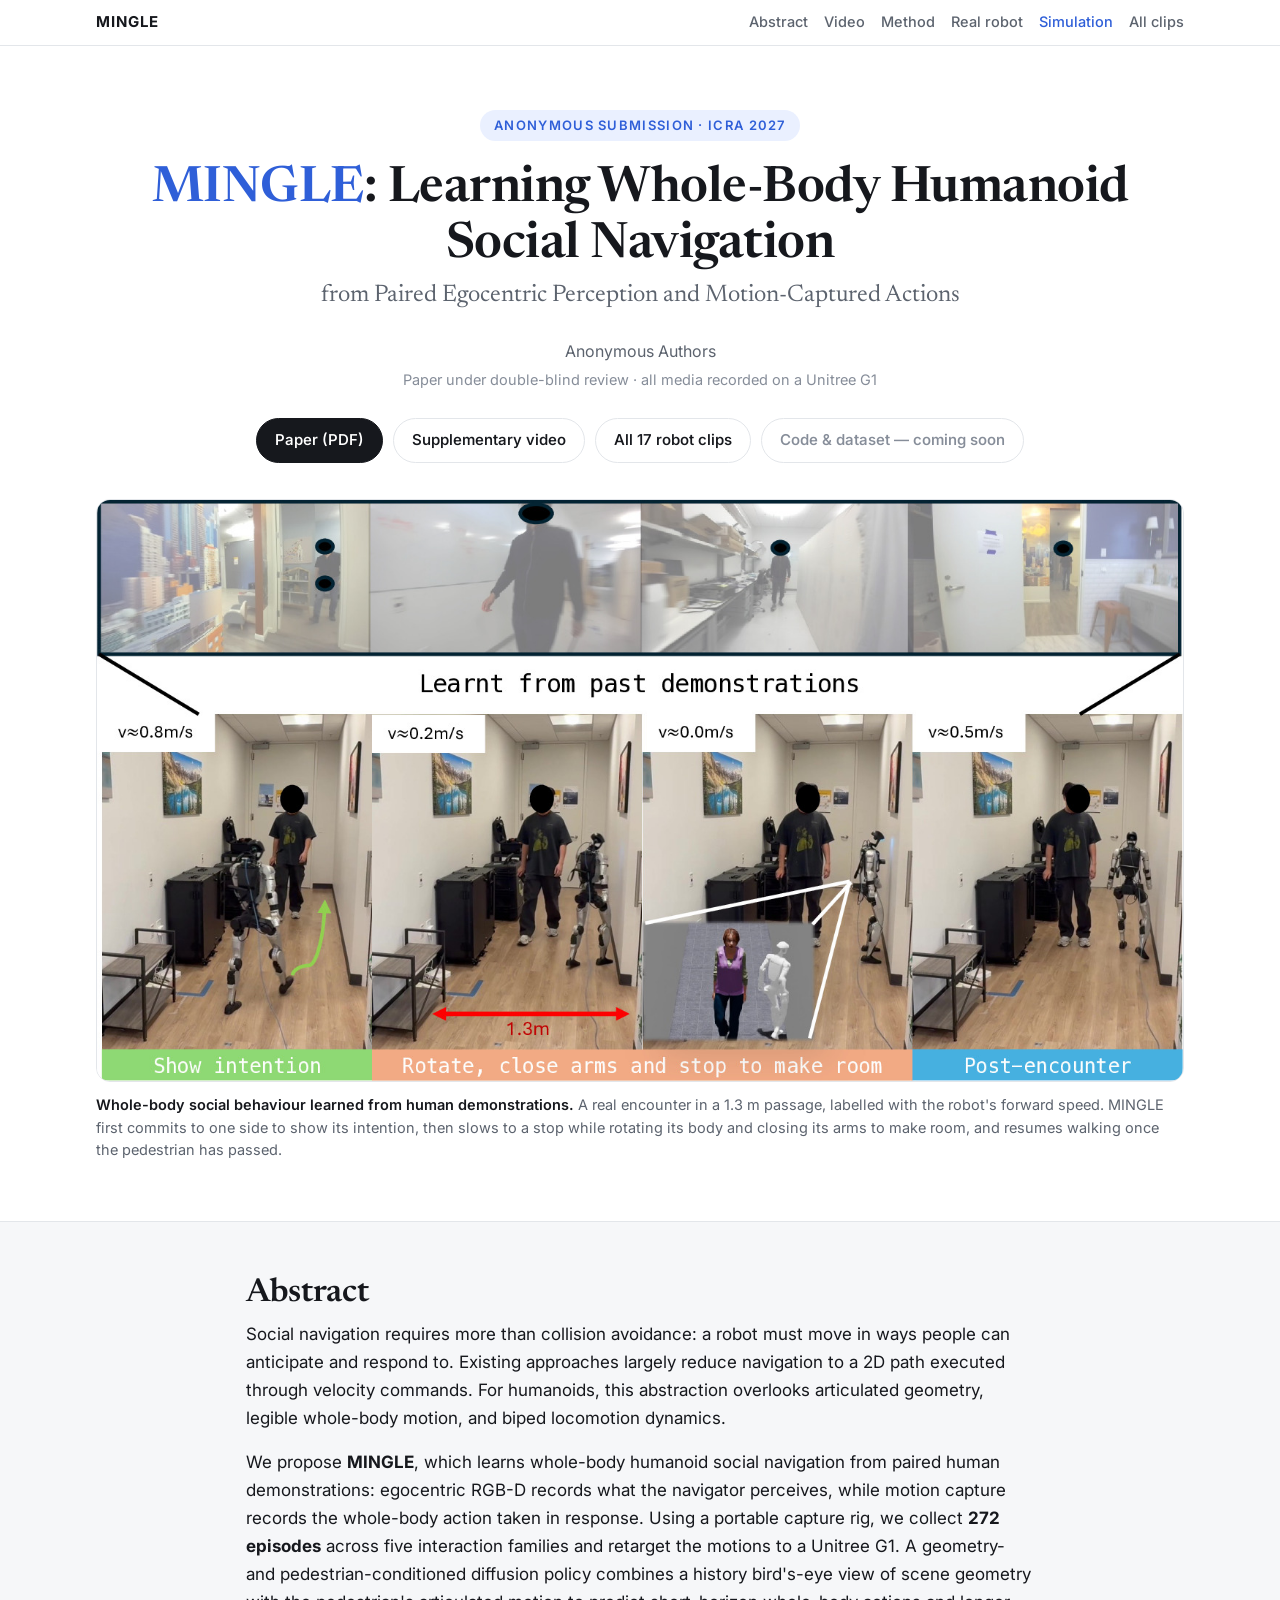
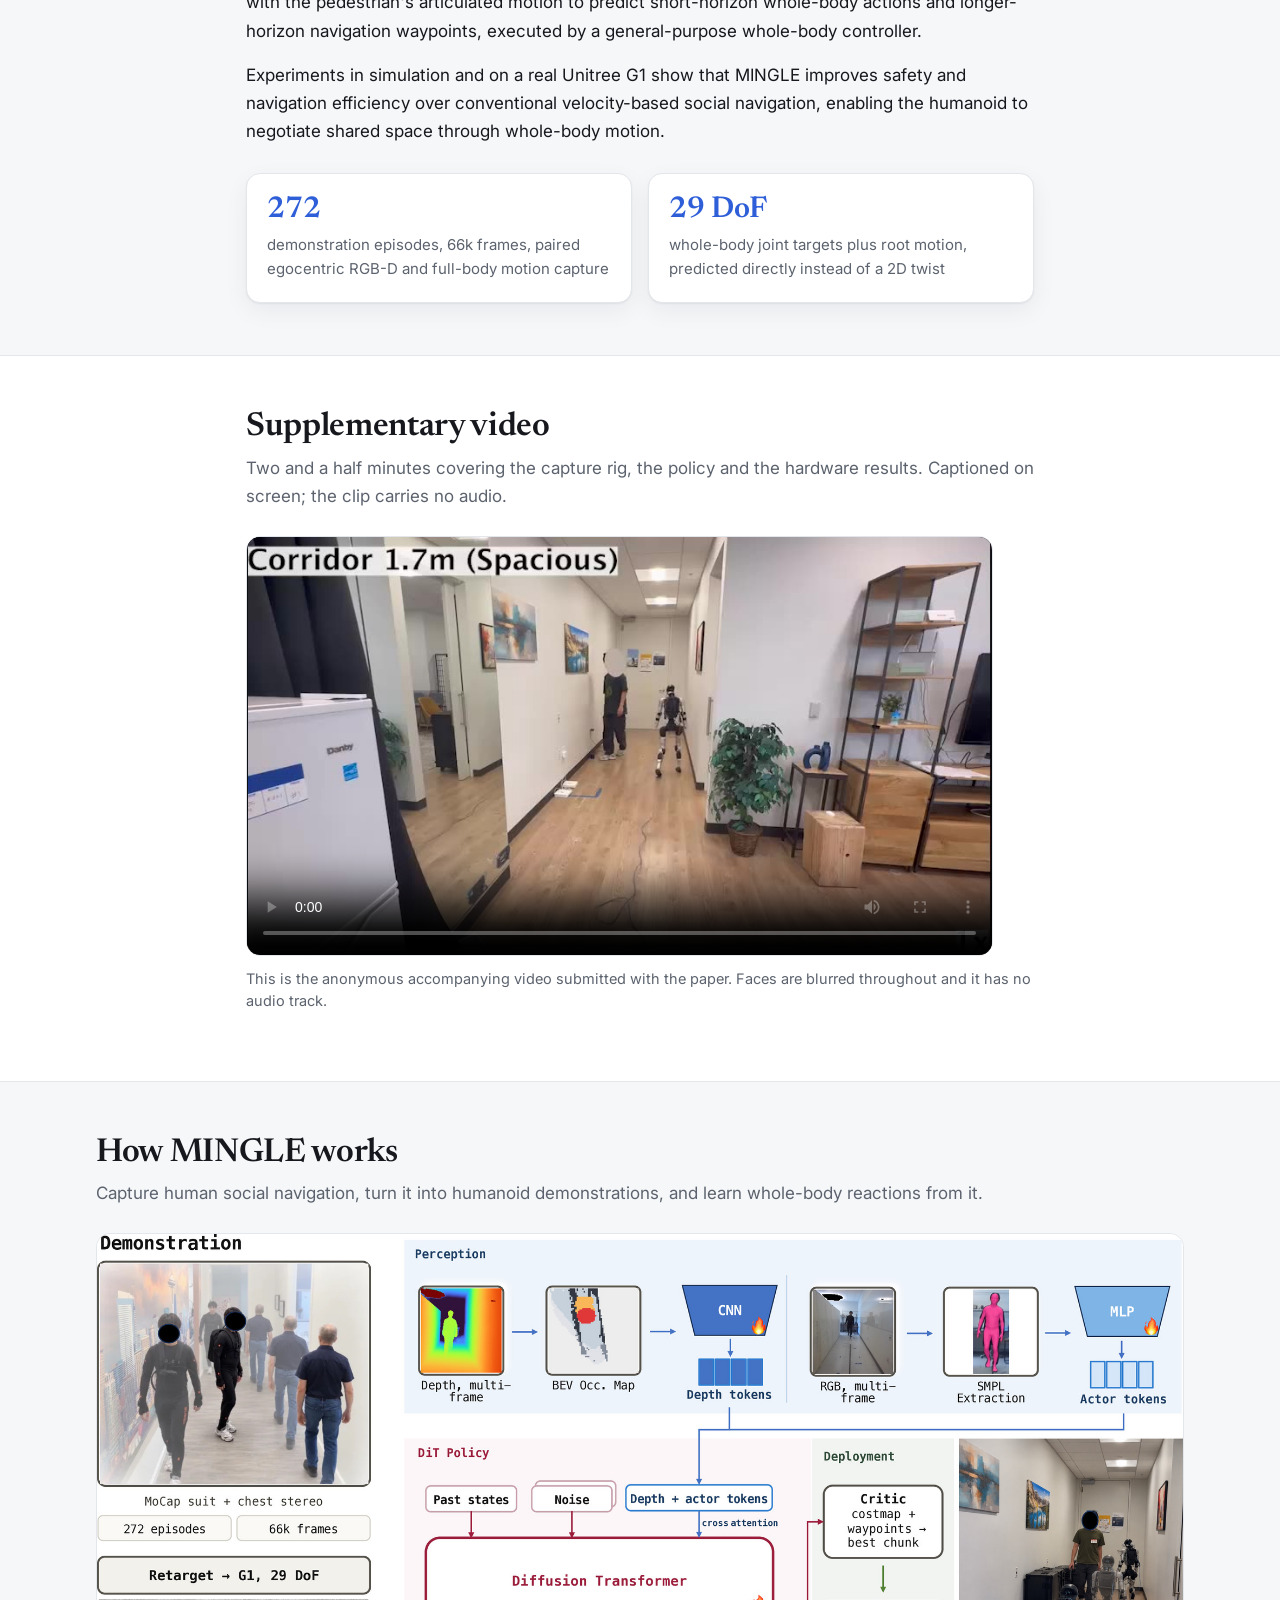
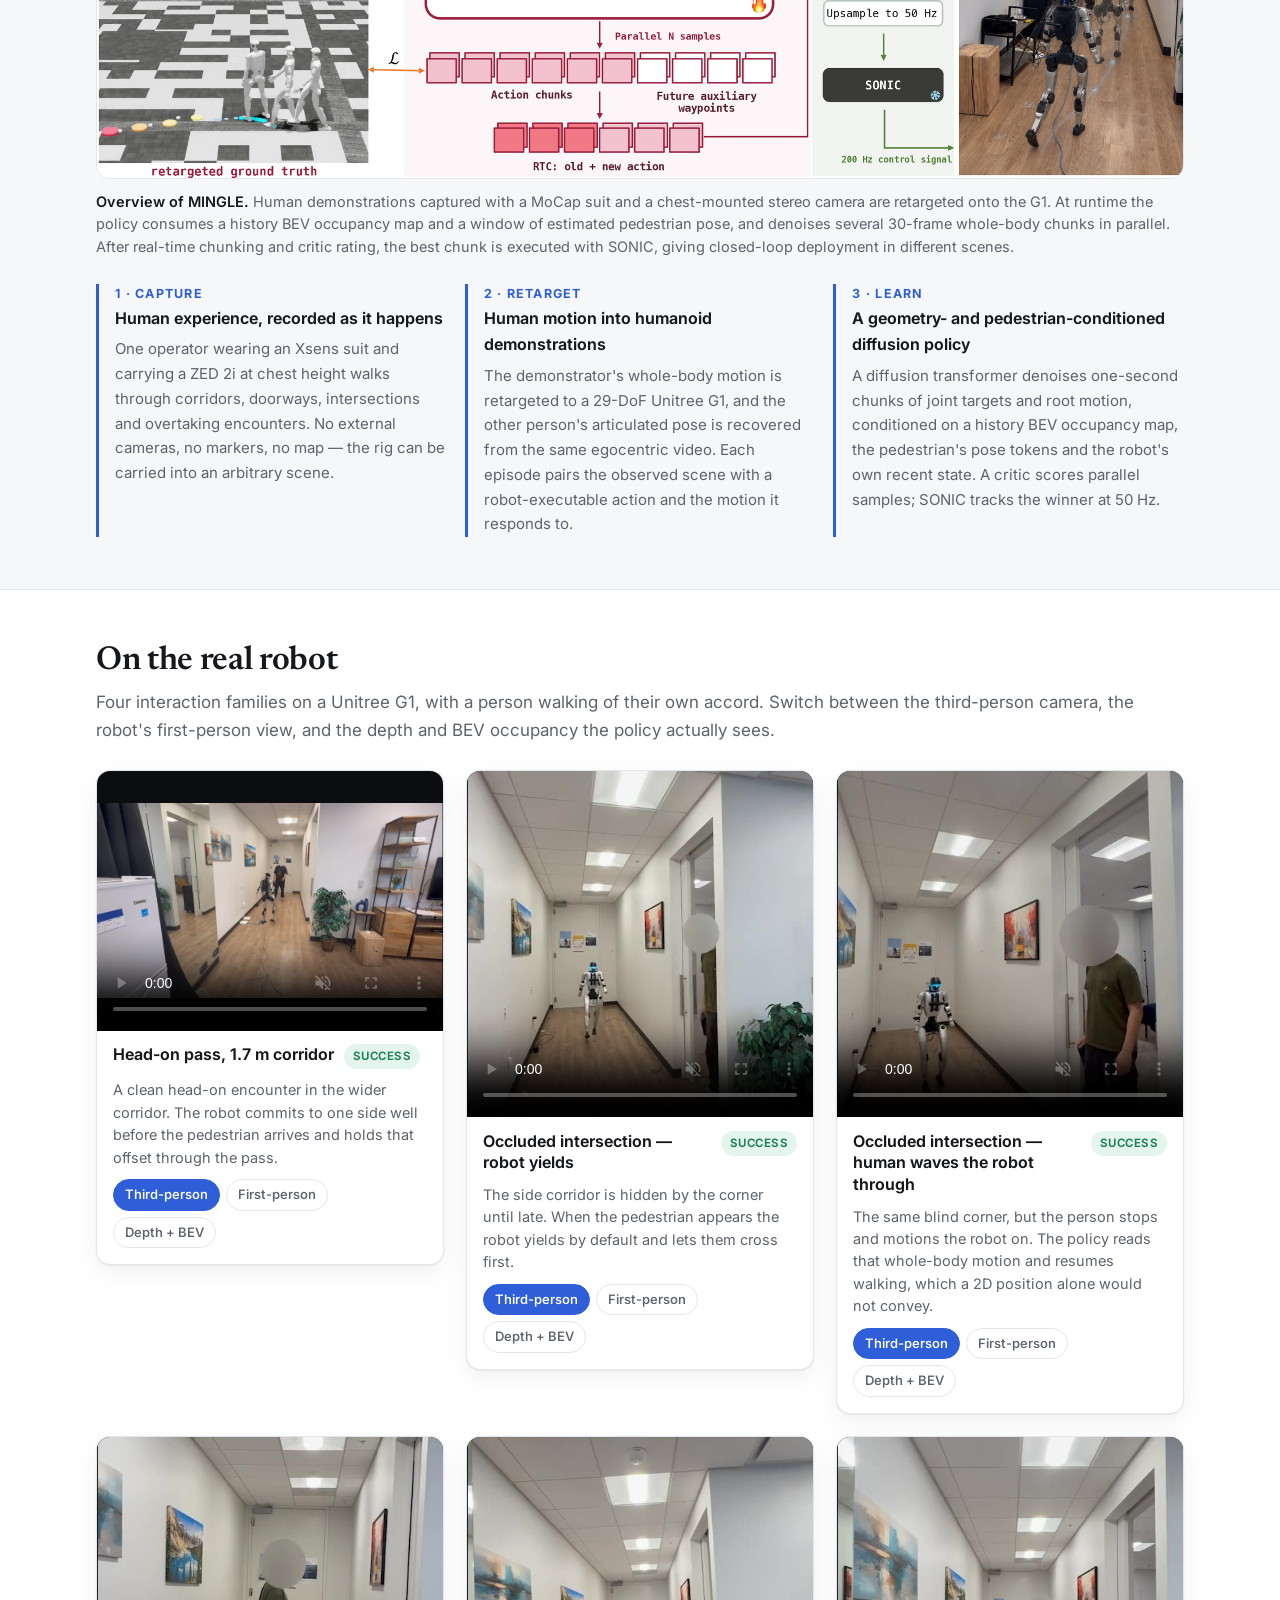
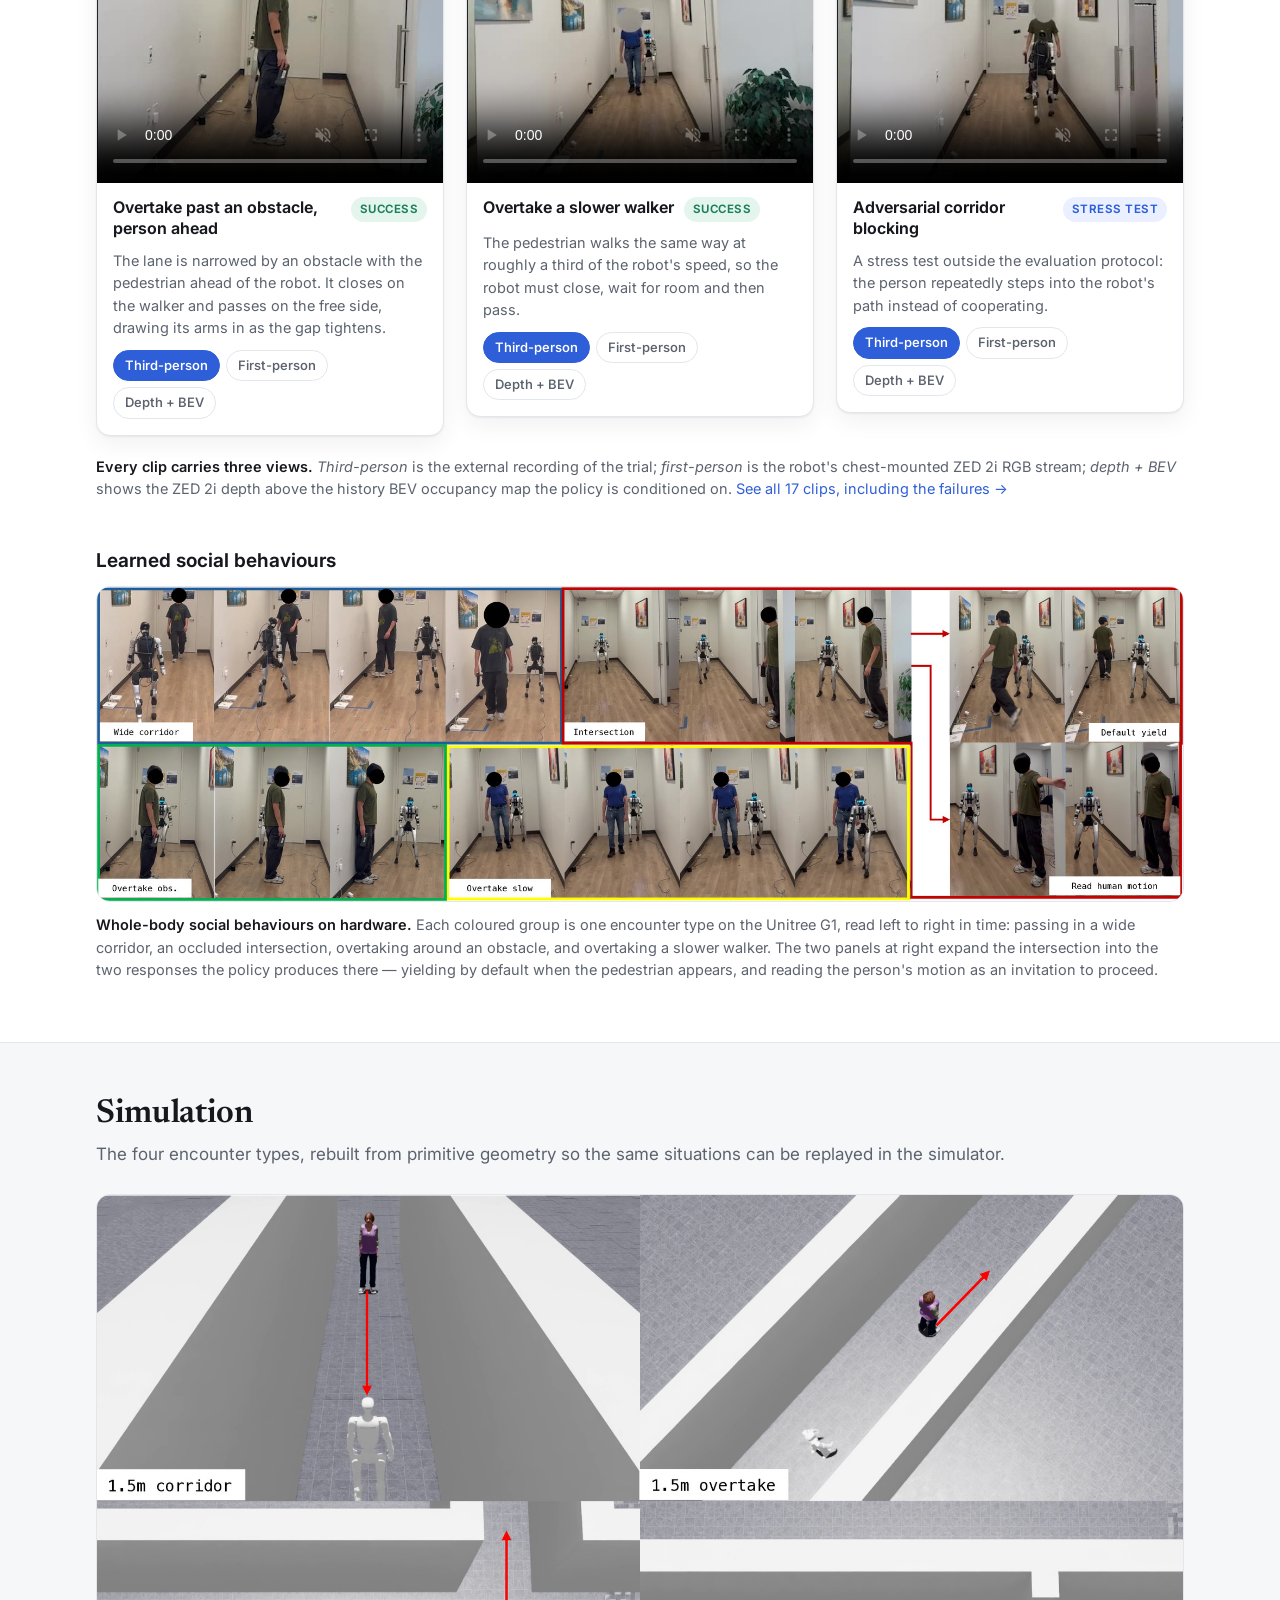
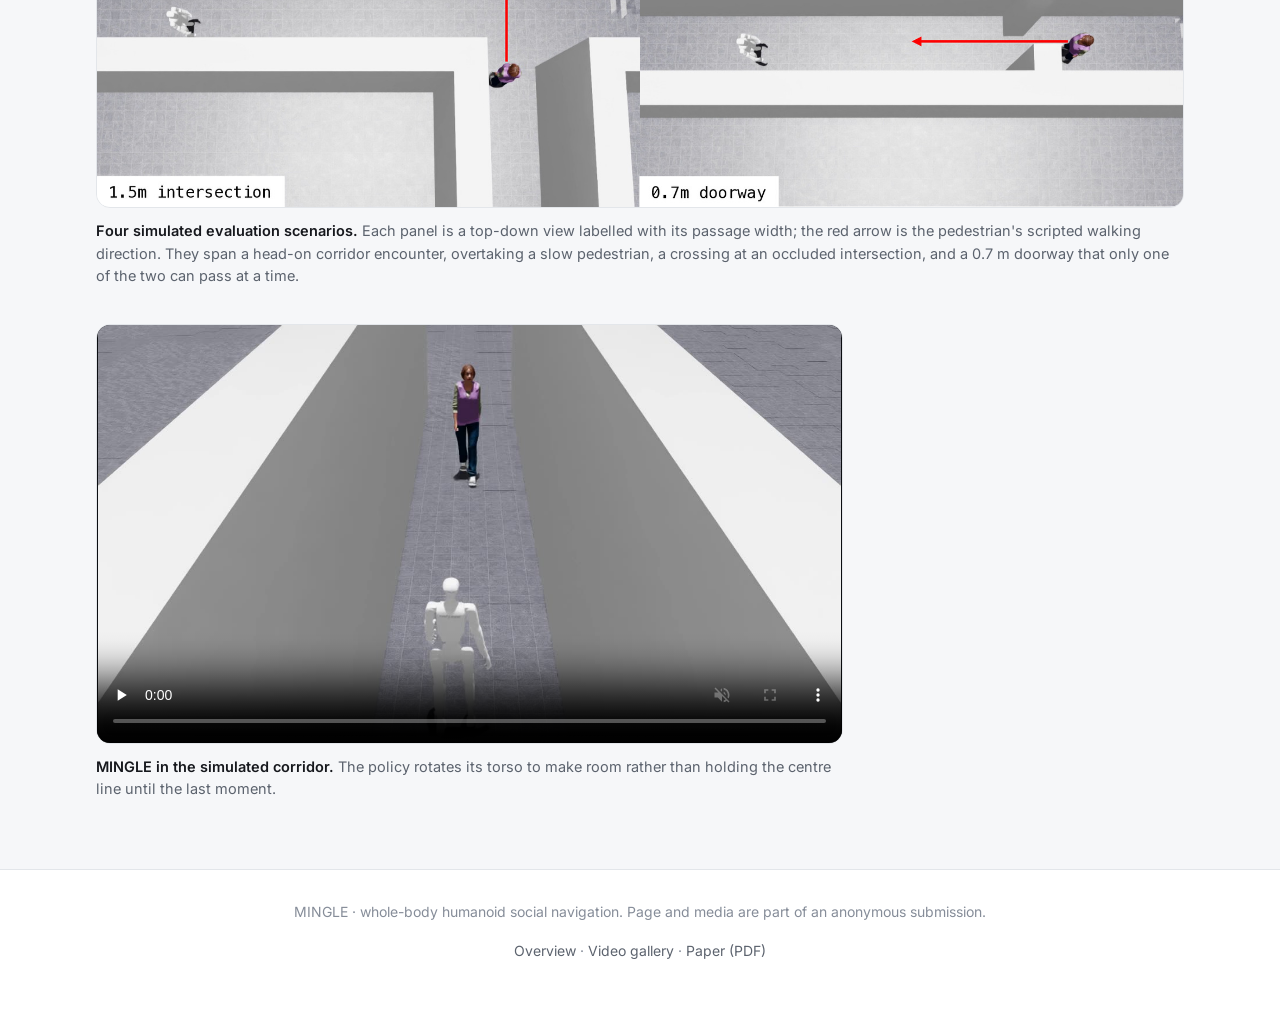
<file: index.html>
<!DOCTYPE html>
<html lang="en">
<head>
<meta charset="utf-8">
<meta name="viewport" content="width=device-width, initial-scale=1">
<title>MINGLE: Whole-Body Humanoid Social Navigation</title>
<meta name="description" content="MINGLE learns whole-body humanoid social navigation from paired egocentric perception and motion-captured human actions, deployed zero-shot on a Unitree G1.">
<meta property="og:title" content="MINGLE: Whole-Body Humanoid Social Navigation">
<meta property="og:description" content="MINGLE learns whole-body humanoid social navigation from paired egocentric perception and motion-captured human actions, deployed zero-shot on a Unitree G1.">
<meta property="og:type" content="website">
<meta property="og:image" content="https://mingle-nav2027.github.io/static/images/teaser.jpg">
<link rel="icon" href="data:image/svg+xml,<svg xmlns='http://www.w3.org/2000/svg' viewBox='0 0 100 100'><text y='.9em' font-size='90'>&#129302;</text></svg>">
<link rel="preconnect" href="https://fonts.googleapis.com">
<link rel="preconnect" href="https://fonts.gstatic.com" crossorigin>
<link href="https://fonts.googleapis.com/css2?family=Inter:wght@400;500;600;700&family=Newsreader:opsz,wght@6..72,400;6..72,500;6..72,600&display=swap" rel="stylesheet">
<link rel="stylesheet" href="static/css/style.css">
</head>
<body>
  <nav class="nav">
    <div class="nav-inner">
      <a class="nav-brand" href="index.html">MINGLE</a>
      <div class="nav-links">
        <a href="#abstract">Abstract</a>
        <a href="#video">Video</a>
        <a href="#method">Method</a>
        <a href="#hardware">Real robot</a>
        <a href="#simulation">Simulation</a>
        <a href="gallery.html">All clips</a>
      </div>
    </div>
  </nav>

  <header class="hero">
    <div class="wrap">
      <span class="venue">Anonymous submission &middot; ICRA 2027</span>
      <h1><span class="mark">MINGLE</span>: Learning Whole-Body Humanoid Social Navigation</h1>
      <p class="subtitle">from Paired Egocentric Perception and Motion-Captured Actions</p>
      <p class="authors">Anonymous Authors</p>
      <p class="affil">Paper under double-blind review &middot; all media recorded on a Unitree&nbsp;G1</p>
      <div class="btn-row">
        <a class="btn" href="static/paper/MINGLE_ICRA2027.pdf">Paper (PDF)</a>
        <a class="btn secondary" href="#video">Supplementary video</a>
        <a class="btn secondary" href="gallery.html">All 17 robot clips</a>
        <span class="btn disabled">Code &amp; dataset &mdash; coming soon</span>
      </div>
    </div>
  </header>

  <section id="teaser" style="border-top:none;padding-top:8px">
    <div class="wrap">
      <figure class="figure">
        <img src="static/images/teaser.jpg" alt="MINGLE passing a pedestrian in a 1.3 m corridor: the robot shows intention, rotates and closes its arms to make room, then resumes walking.">
        <figcaption><b>Whole-body social behaviour learned from human demonstrations.</b> A real encounter in a 1.3&nbsp;m passage, labelled with the robot's forward speed. MINGLE first commits to one side to show its intention, then slows to a stop while rotating its body and closing its arms to make room, and resumes walking once the pedestrian has passed.</figcaption>
      </figure>
    </div>
  </section>

  <section id="abstract" class="alt">
    <div class="wrap narrow">
      <h2>Abstract</h2>
      <p>Social navigation requires more than collision avoidance: a robot must move in ways people can anticipate and respond to. Existing approaches largely reduce navigation to a 2D path executed through velocity commands. For humanoids, this abstraction overlooks articulated geometry, legible whole-body motion, and biped locomotion dynamics.</p>
      <p>We propose <b>MINGLE</b>, which learns whole-body humanoid social navigation from paired human demonstrations: egocentric RGB-D records what the navigator perceives, while motion capture records the whole-body action taken in response. Using a portable capture rig, we collect <b>272 episodes</b> across five interaction families and retarget the motions to a Unitree&nbsp;G1. A geometry- and pedestrian-conditioned diffusion policy combines a history bird's-eye view of scene geometry with the pedestrian's articulated motion to predict short-horizon whole-body actions and longer-horizon navigation waypoints, executed by a general-purpose whole-body controller.</p>
      <p>Experiments in simulation and on a real Unitree&nbsp;G1 show that MINGLE improves safety and navigation efficiency over conventional velocity-based social navigation, enabling the humanoid to negotiate shared space through whole-body motion.</p>
      <div class="cards" style="margin-top:28px">
        <div class="card"><div class="num">272</div><p>demonstration episodes, 66k frames, paired egocentric RGB-D and full-body motion capture</p></div>
        <div class="card"><div class="num">29 DoF</div><p>whole-body joint targets plus root motion, predicted directly instead of a 2D twist</p></div>
      </div>
    </div>
  </section>

  <section id="video">
    <div class="wrap narrow">
      <h2>Supplementary video</h2>
      <p class="lede">Two and a half minutes covering the capture rig, the policy and the hardware results. Captioned on screen; the clip carries no audio.</p>
      <div class="vstage" style="--ar:854/480;border-radius:var(--radius);overflow:hidden;border:1px solid var(--border)">
        <video controls playsinline preload="metadata" poster="static/videos/mingle_overview.jpg" src="static/videos/mingle_overview.mp4"></video>
      </div>
      <p class="caption">This is the anonymous accompanying video submitted with the paper. Faces are blurred throughout and it has no audio track.</p>
    </div>
  </section>

  <section id="method" class="alt">
    <div class="wrap">
      <h2>How MINGLE works</h2>
      <p class="lede">Capture human social navigation, turn it into humanoid demonstrations, and learn whole-body reactions from it.</p>
      <figure class="figure">
        <img src="static/images/method.jpg" alt="MINGLE overview: demonstrations captured with a MoCap suit and chest stereo camera are retargeted to the G1; at runtime a BEV occupancy branch and an SMPL actor branch condition a diffusion transformer that denoises whole-body action chunks, selected by a critic and executed through SONIC.">
        <figcaption><b>Overview of MINGLE.</b> Human demonstrations captured with a MoCap suit and a chest-mounted stereo camera are retargeted onto the G1. At runtime the policy consumes a history BEV occupancy map and a window of estimated pedestrian pose, and denoises several 30-frame whole-body chunks in parallel. After real-time chunking and critic rating, the best chunk is executed with SONIC, giving closed-loop deployment in different scenes.</figcaption>
      </figure>
      <div class="steps">
        <div class="step">
          <div class="k">1 &middot; Capture</div>
          <h4>Human experience, recorded as it happens</h4>
          <p>One operator wearing an Xsens suit and carrying a ZED&nbsp;2i at chest height walks through corridors, doorways, intersections and overtaking encounters. No external cameras, no markers, no map &mdash; the rig can be carried into an arbitrary scene.</p>
        </div>
        <div class="step">
          <div class="k">2 &middot; Retarget</div>
          <h4>Human motion into humanoid demonstrations</h4>
          <p>The demonstrator's whole-body motion is retargeted to a 29-DoF Unitree&nbsp;G1, and the other person's articulated pose is recovered from the same egocentric video. Each episode pairs the observed scene with a robot-executable action and the motion it responds to.</p>
        </div>
        <div class="step">
          <div class="k">3 &middot; Learn</div>
          <h4>A geometry- and pedestrian-conditioned diffusion policy</h4>
          <p>A diffusion transformer denoises one-second chunks of joint targets and root motion, conditioned on a history BEV occupancy map, the pedestrian's pose tokens and the robot's own recent state. A critic scores parallel samples; SONIC tracks the winner at 50&nbsp;Hz.</p>
        </div>
      </div>
    </div>
  </section>

  <section id="hardware">
    <div class="wrap">
      <h2>On the real robot</h2>
      <p class="lede">Four interaction families on a Unitree G1, with a person walking of their own accord. Switch between the third-person camera, the robot's first-person view, and the depth and BEV occupancy the policy actually sees.</p>
      <div class="video-grid">
      <article class="vcard" data-base="static/videos/corridor_successful_trial_17m_01" data-tags="corridor success">
        <div class="vstage">
          <video muted loop playsinline preload="none" controls poster="static/videos/corridor_successful_trial_17m_01/third.jpg"></video>
          <span class="loading">loading</span>
        </div>
        <div class="vbody">
          <div class="vhead">
            <h3 class="vtitle">Head-on pass, 1.7 m corridor</h3>
            <span class="tag success">Success</span>
          </div>
          <p class="vdesc">A clean head-on encounter in the wider corridor. The robot commits to one side well before the pedestrian arrives and holds that offset through the pass.</p>
          <div class="views" role="group" aria-label="Camera view">
            <button type="button" data-view="third" aria-pressed="true">Third-person</button>
            <button type="button" data-view="fpv" aria-pressed="false">First-person</button>
            <button type="button" data-view="depth_bev" aria-pressed="false">Depth + BEV</button>
          </div>
        </div>
      </article>
      <article class="vcard" data-base="static/videos/intersection_robot_yield" data-tags="intersection success">
        <div class="vstage">
          <video muted loop playsinline preload="none" controls poster="static/videos/intersection_robot_yield/third.jpg"></video>
          <span class="loading">loading</span>
        </div>
        <div class="vbody">
          <div class="vhead">
            <h3 class="vtitle">Occluded intersection — robot yields</h3>
            <span class="tag success">Success</span>
          </div>
          <p class="vdesc">The side corridor is hidden by the corner until late. When the pedestrian appears the robot yields by default and lets them cross first.</p>
          <div class="views" role="group" aria-label="Camera view">
            <button type="button" data-view="third" aria-pressed="true">Third-person</button>
            <button type="button" data-view="fpv" aria-pressed="false">First-person</button>
            <button type="button" data-view="depth_bev" aria-pressed="false">Depth + BEV</button>
          </div>
        </div>
      </article>
      <article class="vcard" data-base="static/videos/intersection_human_yield" data-tags="intersection success">
        <div class="vstage">
          <video muted loop playsinline preload="none" controls poster="static/videos/intersection_human_yield/third.jpg"></video>
          <span class="loading">loading</span>
        </div>
        <div class="vbody">
          <div class="vhead">
            <h3 class="vtitle">Occluded intersection — human waves the robot through</h3>
            <span class="tag success">Success</span>
          </div>
          <p class="vdesc">The same blind corner, but the person stops and motions the robot on. The policy reads that whole-body motion and resumes walking, which a 2D position alone would not convey.</p>
          <div class="views" role="group" aria-label="Camera view">
            <button type="button" data-view="third" aria-pressed="true">Third-person</button>
            <button type="button" data-view="fpv" aria-pressed="false">First-person</button>
            <button type="button" data-view="depth_bev" aria-pressed="false">Depth + BEV</button>
          </div>
        </div>
      </article>
      <article class="vcard" data-base="static/videos/overtake_obstacle_human_front" data-tags="overtake_obs success">
        <div class="vstage">
          <video muted loop playsinline preload="none" controls poster="static/videos/overtake_obstacle_human_front/third.jpg"></video>
          <span class="loading">loading</span>
        </div>
        <div class="vbody">
          <div class="vhead">
            <h3 class="vtitle">Overtake past an obstacle, person ahead</h3>
            <span class="tag success">Success</span>
          </div>
          <p class="vdesc">The lane is narrowed by an obstacle with the pedestrian ahead of the robot. It closes on the walker and passes on the free side, drawing its arms in as the gap tightens.</p>
          <div class="views" role="group" aria-label="Camera view">
            <button type="button" data-view="third" aria-pressed="true">Third-person</button>
            <button type="button" data-view="fpv" aria-pressed="false">First-person</button>
            <button type="button" data-view="depth_bev" aria-pressed="false">Depth + BEV</button>
          </div>
        </div>
      </article>
      <article class="vcard" data-base="static/videos/overtake_slow_stop_first" data-tags="overtake_slow success">
        <div class="vstage">
          <video muted loop playsinline preload="none" controls poster="static/videos/overtake_slow_stop_first/third.jpg"></video>
          <span class="loading">loading</span>
        </div>
        <div class="vbody">
          <div class="vhead">
            <h3 class="vtitle">Overtake a slower walker</h3>
            <span class="tag success">Success</span>
          </div>
          <p class="vdesc">The pedestrian walks the same way at roughly a third of the robot&#x27;s speed, so the robot must close, wait for room and then pass.</p>
          <div class="views" role="group" aria-label="Camera view">
            <button type="button" data-view="third" aria-pressed="true">Third-person</button>
            <button type="button" data-view="fpv" aria-pressed="false">First-person</button>
            <button type="button" data-view="depth_bev" aria-pressed="false">Depth + BEV</button>
          </div>
        </div>
      </article>
      <article class="vcard" data-base="static/videos/adversarial_corridor_blocking" data-tags="adversarial stress">
        <div class="vstage">
          <video muted loop playsinline preload="none" controls poster="static/videos/adversarial_corridor_blocking/third.jpg"></video>
          <span class="loading">loading</span>
        </div>
        <div class="vbody">
          <div class="vhead">
            <h3 class="vtitle">Adversarial corridor blocking</h3>
            <span class="tag stress">Stress test</span>
          </div>
          <p class="vdesc">A stress test outside the evaluation protocol: the person repeatedly steps into the robot&#x27;s path instead of cooperating.</p>
          <div class="views" role="group" aria-label="Camera view">
            <button type="button" data-view="third" aria-pressed="true">Third-person</button>
            <button type="button" data-view="fpv" aria-pressed="false">First-person</button>
            <button type="button" data-view="depth_bev" aria-pressed="false">Depth + BEV</button>
          </div>
        </div>
      </article>
      </div>
      <p class="caption" style="margin-top:20px"><b>Every clip carries three views.</b> <i>Third-person</i> is the external recording of the trial; <i>first-person</i> is the robot's chest-mounted ZED 2i RGB stream; <i>depth + BEV</i> shows the ZED 2i depth above the history BEV occupancy map the policy is conditioned on. <a href="gallery.html">See all 17 clips, including the failures &rarr;</a></p>

      <h3 style="margin-top:44px">Learned social behaviours</h3>
      <figure class="figure">
        <img src="static/images/hardware_rollout.jpg" alt="Hardware rollouts: passing in a wide corridor, an occluded intersection, overtaking around an obstacle, and overtaking a slower walker, plus the two intersection responses.">
        <figcaption><b>Whole-body social behaviours on hardware.</b> Each coloured group is one encounter type on the Unitree G1, read left to right in time: passing in a wide corridor, an occluded intersection, overtaking around an obstacle, and overtaking a slower walker. The two panels at right expand the intersection into the two responses the policy produces there &mdash; yielding by default when the pedestrian appears, and reading the person's motion as an invitation to proceed.</figcaption>
      </figure>

    </div>
  </section>

  <section id="simulation" class="alt">
    <div class="wrap">
      <h2>Simulation</h2>
      <p class="lede">The four encounter types, rebuilt from primitive geometry so the same situations can be replayed in the simulator.</p>
      <figure class="figure">
        <img src="static/images/scenarios.jpg" alt="Four simulated evaluation scenarios shown top-down: a 1.5 m corridor, a 1.5 m overtake, a 0.7 m doorway and a 1.5 m intersection.">
        <figcaption><b>Four simulated evaluation scenarios.</b> Each panel is a top-down view labelled with its passage width; the red arrow is the pedestrian's scripted walking direction. They span a head-on corridor encounter, overtaking a slow pedestrian, a crossing at an occluded intersection, and a 0.7&nbsp;m doorway that only one of the two can pass at a time.</figcaption>
      </figure>


      <div style="margin-top:36px;max-width:760px">
        <div class="vstage" style="--ar:16/9;border-radius:var(--radius);overflow:hidden;border:1px solid var(--border)">
          <video controls muted loop playsinline preload="none" poster="static/videos/sim/sim_corridor_ours.jpg" src="static/videos/sim/sim_corridor_ours.mp4"></video>
        </div>
        <p class="caption"><b>MINGLE in the simulated corridor.</b> The policy rotates its torso to make room rather than holding the centre line until the last moment.</p>
      </div>


    </div>
  </section>


  <footer>
    <div class="wrap">
      <p>MINGLE &middot; whole-body humanoid social navigation. Page and media are part of an anonymous submission.</p>
      <p><a href="index.html">Overview</a> &middot; <a href="gallery.html">Video gallery</a> &middot; <a href="static/paper/MINGLE_ICRA2027.pdf">Paper (PDF)</a></p>
    </div>
  </footer>
  <script src="static/js/main.js"></script>
</body>
</html>
</file>
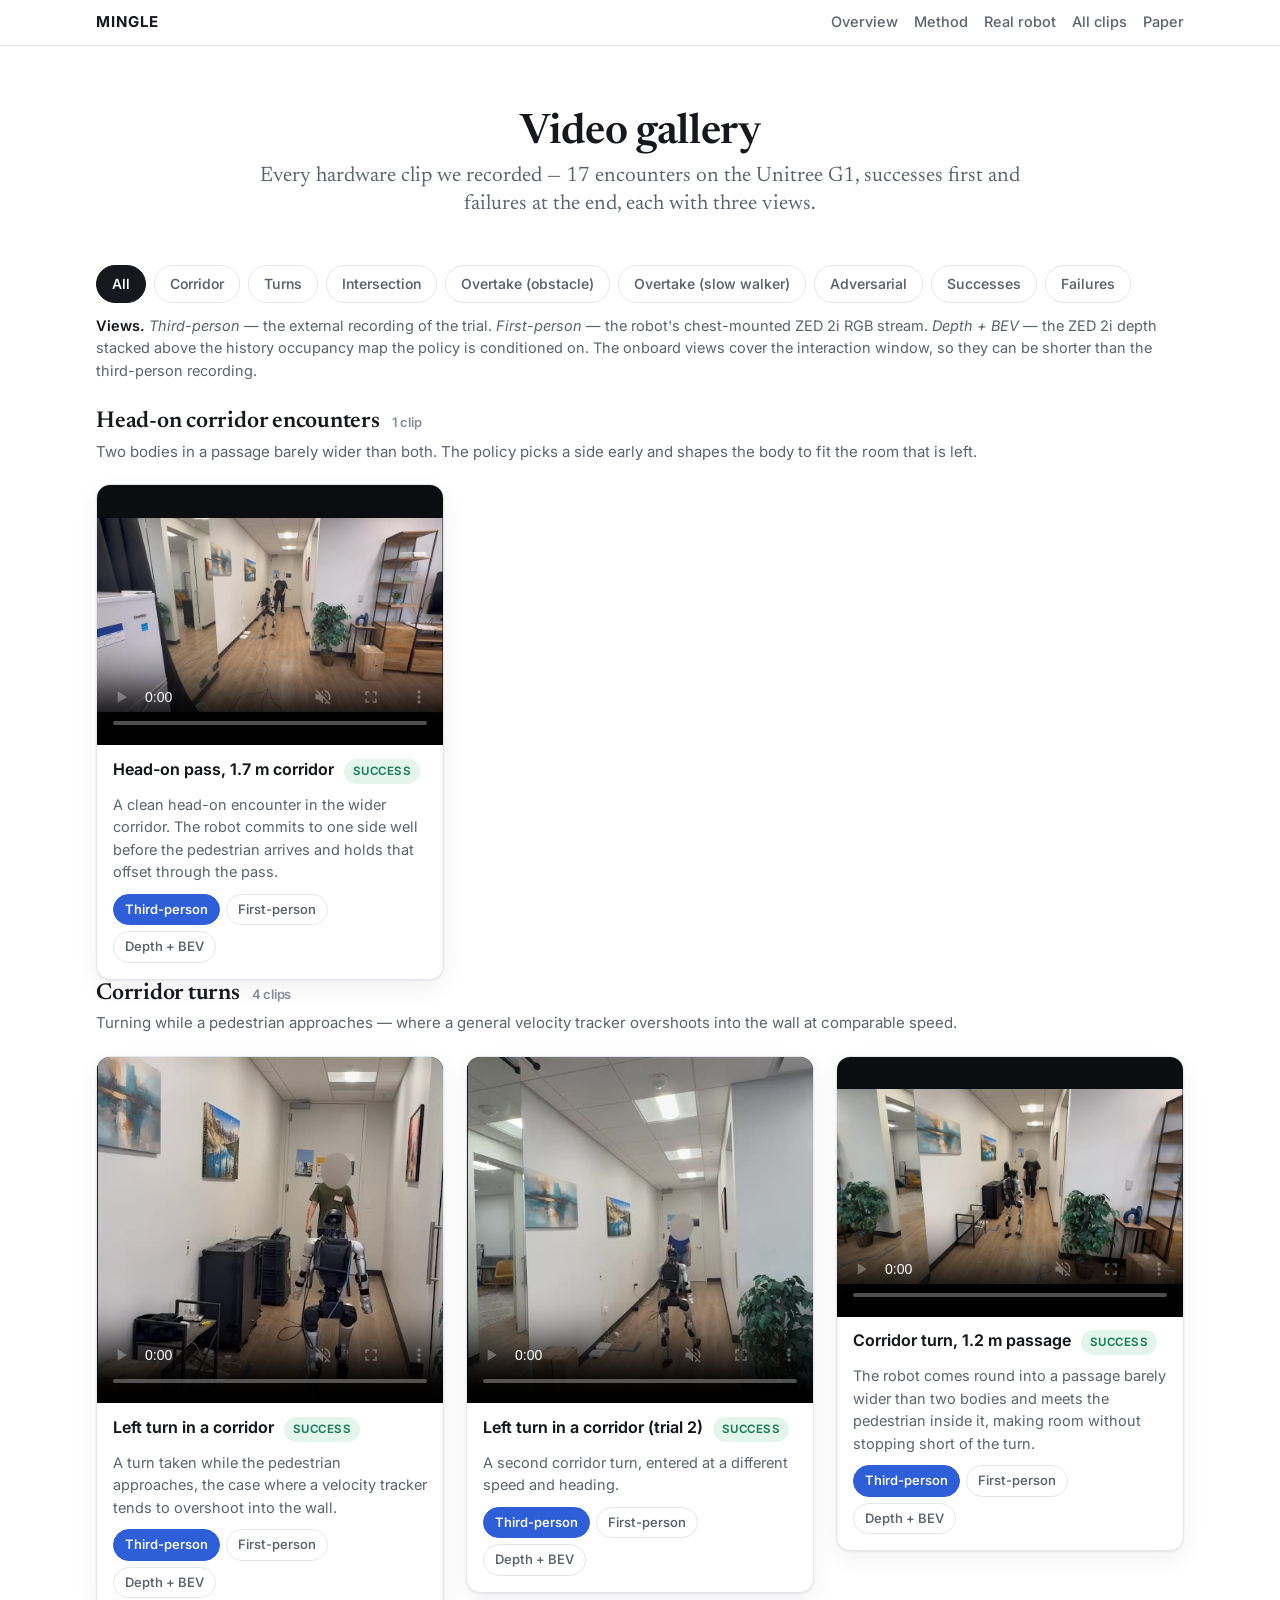
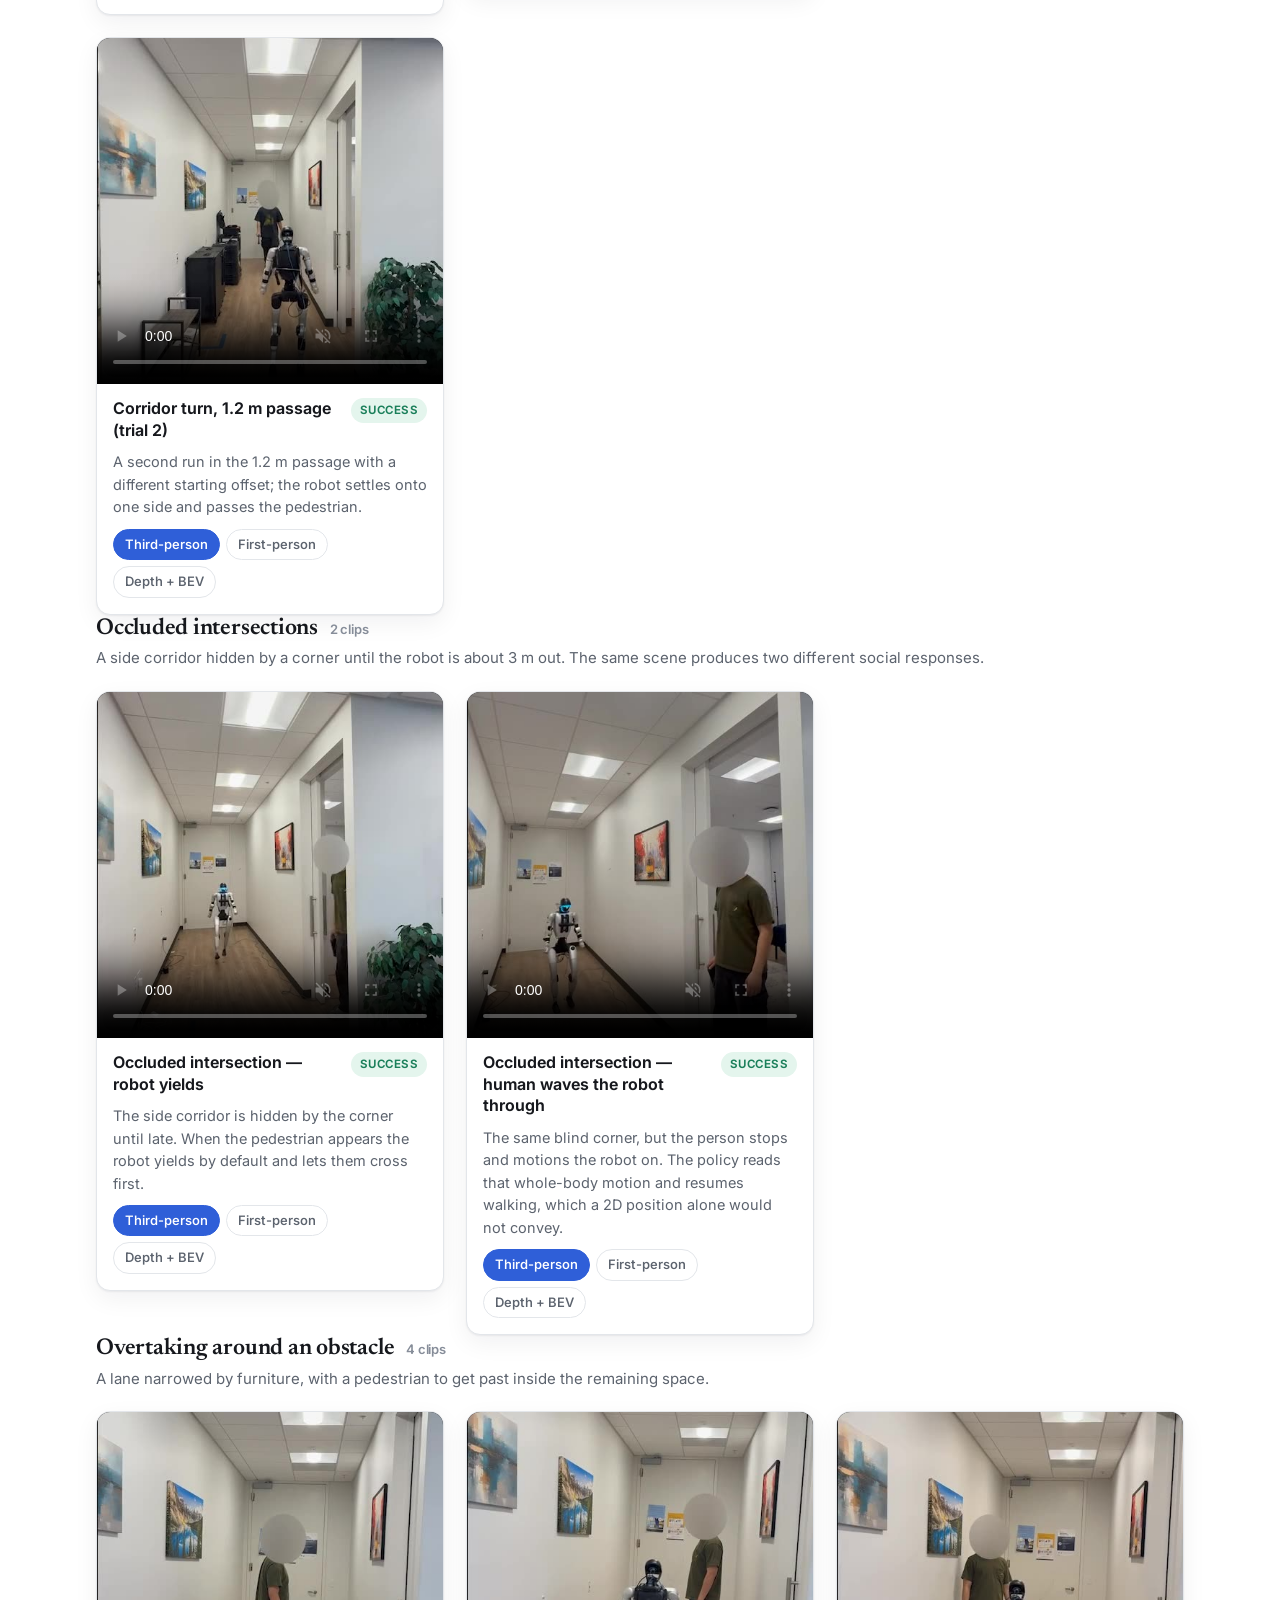
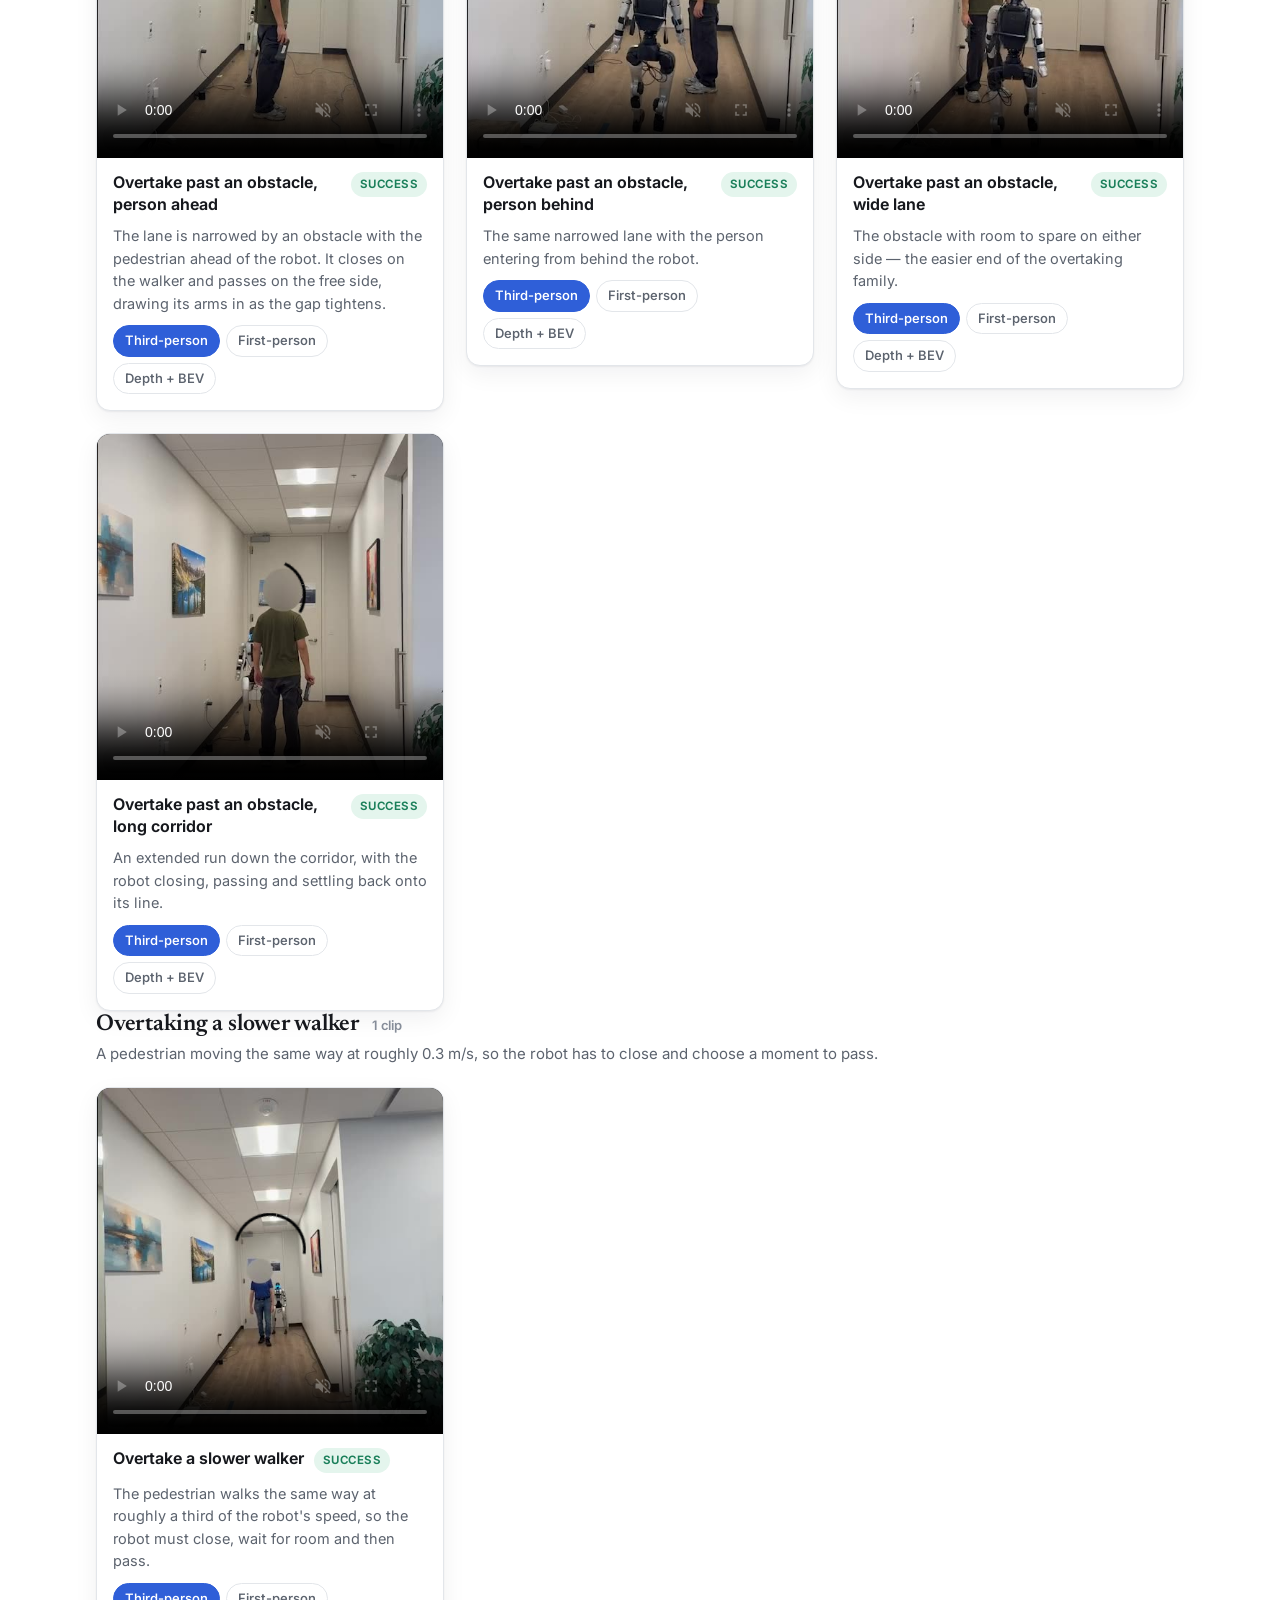
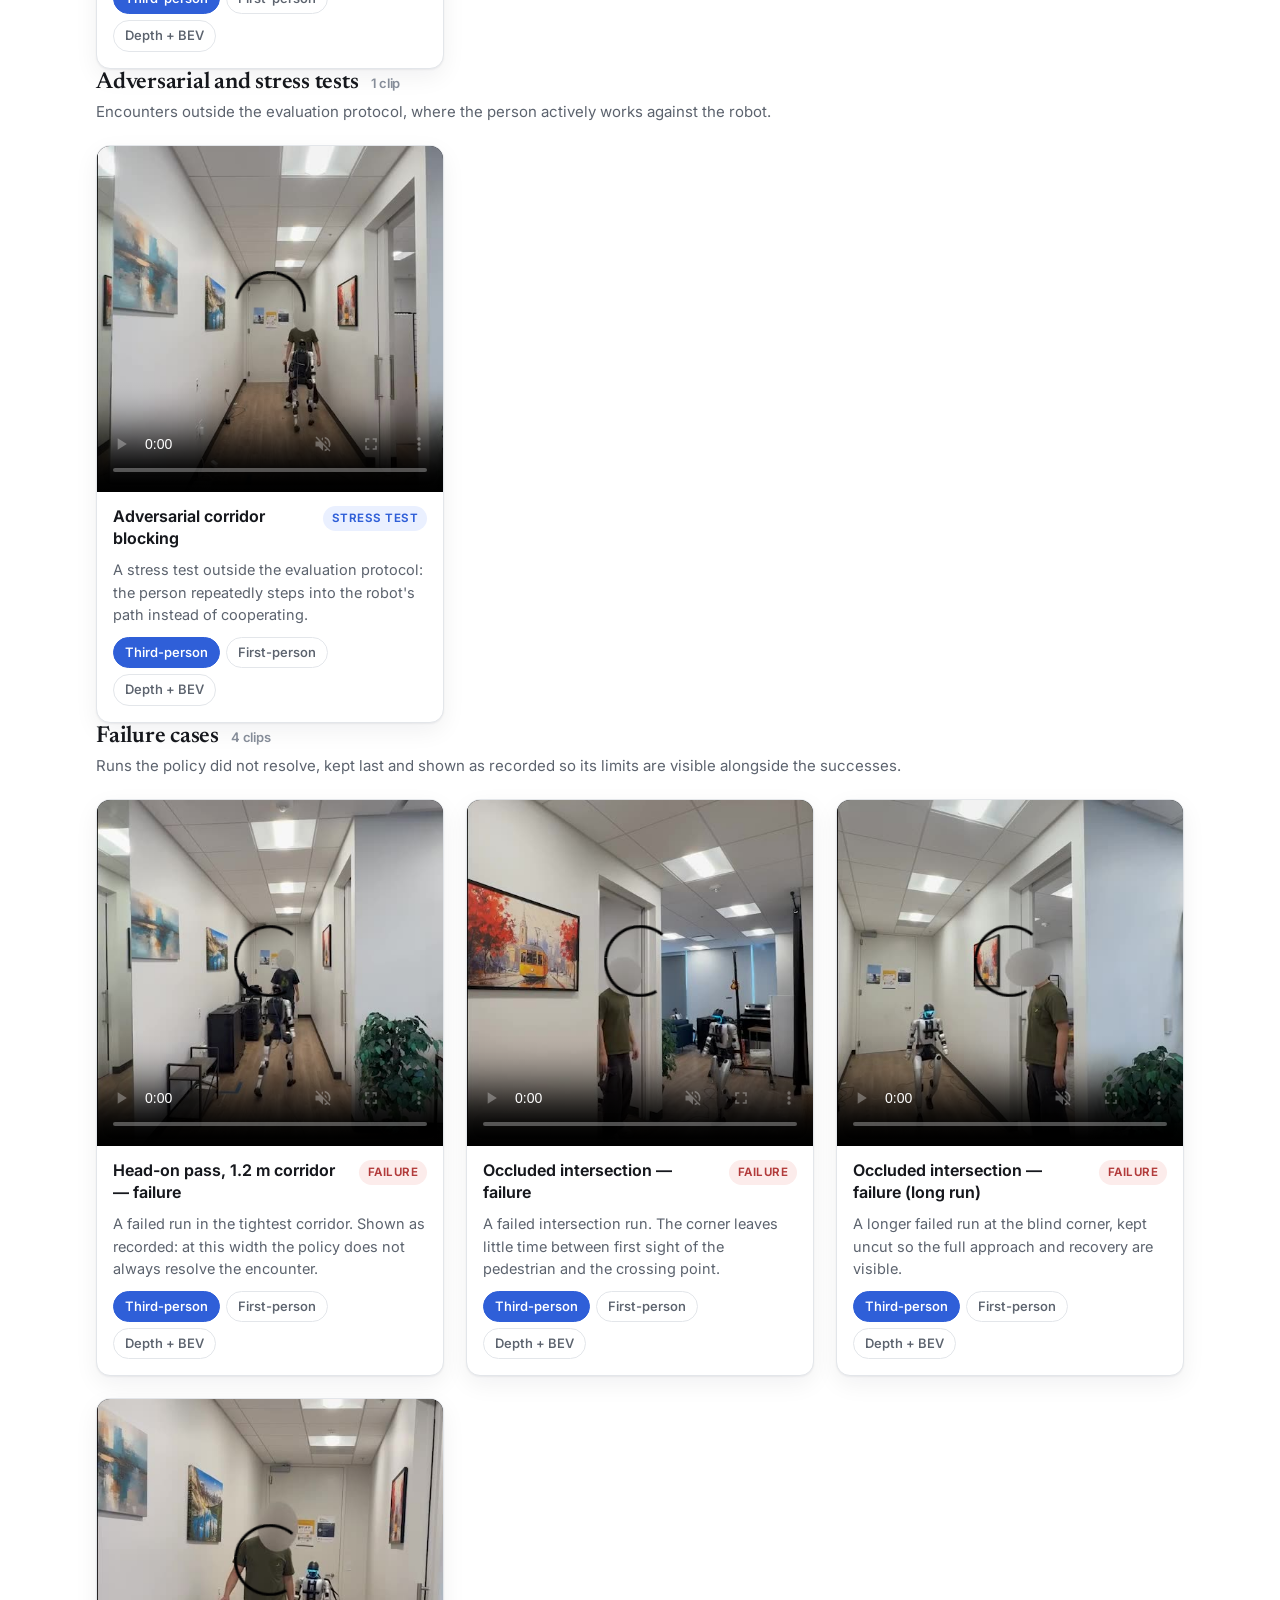
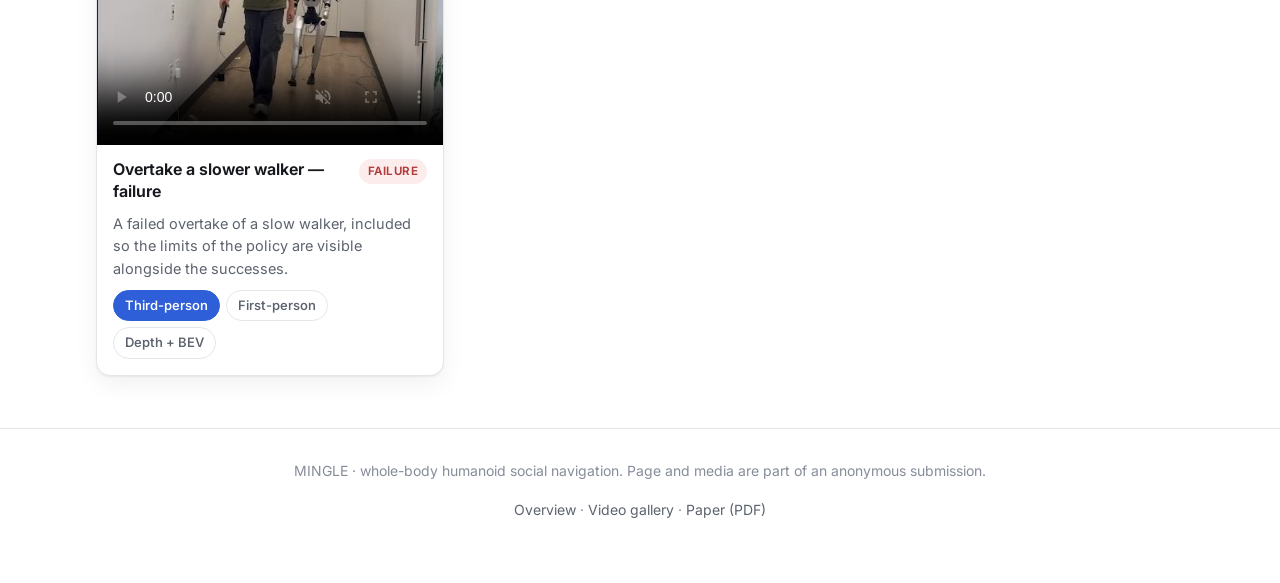
<file: gallery.html>
<!DOCTYPE html>
<html lang="en">
<head>
<meta charset="utf-8">
<meta name="viewport" content="width=device-width, initial-scale=1">
<title>MINGLE — video gallery</title>
<meta name="description" content="All 17 Unitree G1 hardware clips from MINGLE, each with third-person, first-person and depth + BEV occupancy views.">
<meta property="og:title" content="MINGLE — video gallery">
<meta property="og:description" content="All 17 Unitree G1 hardware clips from MINGLE, each with third-person, first-person and depth + BEV occupancy views.">
<meta property="og:type" content="website">
<meta property="og:image" content="https://mingle-nav2027.github.io/static/images/teaser.jpg">
<link rel="icon" href="data:image/svg+xml,<svg xmlns='http://www.w3.org/2000/svg' viewBox='0 0 100 100'><text y='.9em' font-size='90'>&#129302;</text></svg>">
<link rel="preconnect" href="https://fonts.googleapis.com">
<link rel="preconnect" href="https://fonts.gstatic.com" crossorigin>
<link href="https://fonts.googleapis.com/css2?family=Inter:wght@400;500;600;700&family=Newsreader:opsz,wght@6..72,400;6..72,500;6..72,600&display=swap" rel="stylesheet">
<link rel="stylesheet" href="static/css/style.css">
</head>
<body>
  <nav class="nav">
    <div class="nav-inner">
      <a class="nav-brand" href="index.html">MINGLE</a>
      <div class="nav-links">
        <a href="index.html">Overview</a>
        <a href="index.html#method">Method</a>
        <a href="index.html#hardware">Real robot</a>
        <a href="gallery.html">All clips</a>
        <a href="static/paper/MINGLE_ICRA2027.pdf">Paper</a>
      </div>
    </div>
  </nav>

  <header class="hero" style="padding-bottom:12px">
    <div class="wrap narrow">
      <h1 style="font-size:clamp(28px,4.4vw,42px)">Video gallery</h1>
      <p class="subtitle" style="font-size:clamp(17px,2.1vw,21px)">Every hardware clip we recorded &mdash; 17 encounters on the Unitree&nbsp;G1, successes first and failures at the end, each with three views.</p>
    </div>
  </header>

  <section style="border-top:none;padding-top:8px">
    <div class="wrap">
      <div class="filters" role="group" aria-label="Filter clips">
        <button type="button" data-filter="all" aria-pressed="true">All</button>
        <button type="button" data-filter="corridor" aria-pressed="false">Corridor</button>
        <button type="button" data-filter="turn" aria-pressed="false">Turns</button>
        <button type="button" data-filter="intersection" aria-pressed="false">Intersection</button>
        <button type="button" data-filter="overtake_obs" aria-pressed="false">Overtake (obstacle)</button>
        <button type="button" data-filter="overtake_slow" aria-pressed="false">Overtake (slow walker)</button>
        <button type="button" data-filter="adversarial" aria-pressed="false">Adversarial</button>
        <button type="button" data-filter="success" aria-pressed="false">Successes</button>
        <button type="button" data-filter="failure" aria-pressed="false">Failures</button>
      </div>
      <p class="caption" style="margin:-16px 0 26px">
        <b>Views.</b> <i>Third-person</i> &mdash; the external recording of the trial.
        <i>First-person</i> &mdash; the robot's chest-mounted ZED 2i RGB stream.
        <i>Depth + BEV</i> &mdash; the ZED 2i depth stacked above the history occupancy map the policy is conditioned on.
        The onboard views cover the interaction window, so they can be shorter than the third-person recording.
      </p>

      <div data-group="corridor">
        <h2 class="group-title">Head-on corridor encounters <span class="count">1 clip</span></h2>
        <p class="group-sub">Two bodies in a passage barely wider than both. The policy picks a side early and shapes the body to fit the room that is left.</p>
        <div class="video-grid">
      <article class="vcard" data-base="static/videos/corridor_successful_trial_17m_01" data-tags="corridor success">
        <div class="vstage">
          <video muted loop playsinline preload="none" controls poster="static/videos/corridor_successful_trial_17m_01/third.jpg"></video>
          <span class="loading">loading</span>
        </div>
        <div class="vbody">
          <div class="vhead">
            <h3 class="vtitle">Head-on pass, 1.7 m corridor</h3>
            <span class="tag success">Success</span>
          </div>
          <p class="vdesc">A clean head-on encounter in the wider corridor. The robot commits to one side well before the pedestrian arrives and holds that offset through the pass.</p>
          <div class="views" role="group" aria-label="Camera view">
            <button type="button" data-view="third" aria-pressed="true">Third-person</button>
            <button type="button" data-view="fpv" aria-pressed="false">First-person</button>
            <button type="button" data-view="depth_bev" aria-pressed="false">Depth + BEV</button>
          </div>
        </div>
      </article>
        </div>
      </div>

      <div data-group="turn">
        <h2 class="group-title">Corridor turns <span class="count">4 clips</span></h2>
        <p class="group-sub">Turning while a pedestrian approaches — where a general velocity tracker overshoots into the wall at comparable speed.</p>
        <div class="video-grid">
      <article class="vcard" data-base="static/videos/left_turn_corridor" data-tags="turn success">
        <div class="vstage">
          <video muted loop playsinline preload="none" controls poster="static/videos/left_turn_corridor/third.jpg"></video>
          <span class="loading">loading</span>
        </div>
        <div class="vbody">
          <div class="vhead">
            <h3 class="vtitle">Left turn in a corridor</h3>
            <span class="tag success">Success</span>
          </div>
          <p class="vdesc">A turn taken while the pedestrian approaches, the case where a velocity tracker tends to overshoot into the wall.</p>
          <div class="views" role="group" aria-label="Camera view">
            <button type="button" data-view="third" aria-pressed="true">Third-person</button>
            <button type="button" data-view="fpv" aria-pressed="false">First-person</button>
            <button type="button" data-view="depth_bev" aria-pressed="false">Depth + BEV</button>
          </div>
        </div>
      </article>
      <article class="vcard" data-base="static/videos/corridorr_left_turn_2" data-tags="turn success">
        <div class="vstage">
          <video muted loop playsinline preload="none" controls poster="static/videos/corridorr_left_turn_2/third.jpg"></video>
          <span class="loading">loading</span>
        </div>
        <div class="vbody">
          <div class="vhead">
            <h3 class="vtitle">Left turn in a corridor (trial 2)</h3>
            <span class="tag success">Success</span>
          </div>
          <p class="vdesc">A second corridor turn, entered at a different speed and heading.</p>
          <div class="views" role="group" aria-label="Camera view">
            <button type="button" data-view="third" aria-pressed="true">Third-person</button>
            <button type="button" data-view="fpv" aria-pressed="false">First-person</button>
            <button type="button" data-view="depth_bev" aria-pressed="false">Depth + BEV</button>
          </div>
        </div>
      </article>
      <article class="vcard" data-base="static/videos/corridor_half_successful_trial_12m_01" data-tags="turn success">
        <div class="vstage">
          <video muted loop playsinline preload="none" controls poster="static/videos/corridor_half_successful_trial_12m_01/third.jpg"></video>
          <span class="loading">loading</span>
        </div>
        <div class="vbody">
          <div class="vhead">
            <h3 class="vtitle">Corridor turn, 1.2 m passage</h3>
            <span class="tag success">Success</span>
          </div>
          <p class="vdesc">The robot comes round into a passage barely wider than two bodies and meets the pedestrian inside it, making room without stopping short of the turn.</p>
          <div class="views" role="group" aria-label="Camera view">
            <button type="button" data-view="third" aria-pressed="true">Third-person</button>
            <button type="button" data-view="fpv" aria-pressed="false">First-person</button>
            <button type="button" data-view="depth_bev" aria-pressed="false">Depth + BEV</button>
          </div>
        </div>
      </article>
      <article class="vcard" data-base="static/videos/corridor_half_successful_trial_12m_02" data-tags="turn success">
        <div class="vstage">
          <video muted loop playsinline preload="none" controls poster="static/videos/corridor_half_successful_trial_12m_02/third.jpg"></video>
          <span class="loading">loading</span>
        </div>
        <div class="vbody">
          <div class="vhead">
            <h3 class="vtitle">Corridor turn, 1.2 m passage (trial 2)</h3>
            <span class="tag success">Success</span>
          </div>
          <p class="vdesc">A second run in the 1.2 m passage with a different starting offset; the robot settles onto one side and passes the pedestrian.</p>
          <div class="views" role="group" aria-label="Camera view">
            <button type="button" data-view="third" aria-pressed="true">Third-person</button>
            <button type="button" data-view="fpv" aria-pressed="false">First-person</button>
            <button type="button" data-view="depth_bev" aria-pressed="false">Depth + BEV</button>
          </div>
        </div>
      </article>
        </div>
      </div>

      <div data-group="intersection">
        <h2 class="group-title">Occluded intersections <span class="count">2 clips</span></h2>
        <p class="group-sub">A side corridor hidden by a corner until the robot is about 3 m out. The same scene produces two different social responses.</p>
        <div class="video-grid">
      <article class="vcard" data-base="static/videos/intersection_robot_yield" data-tags="intersection success">
        <div class="vstage">
          <video muted loop playsinline preload="none" controls poster="static/videos/intersection_robot_yield/third.jpg"></video>
          <span class="loading">loading</span>
        </div>
        <div class="vbody">
          <div class="vhead">
            <h3 class="vtitle">Occluded intersection — robot yields</h3>
            <span class="tag success">Success</span>
          </div>
          <p class="vdesc">The side corridor is hidden by the corner until late. When the pedestrian appears the robot yields by default and lets them cross first.</p>
          <div class="views" role="group" aria-label="Camera view">
            <button type="button" data-view="third" aria-pressed="true">Third-person</button>
            <button type="button" data-view="fpv" aria-pressed="false">First-person</button>
            <button type="button" data-view="depth_bev" aria-pressed="false">Depth + BEV</button>
          </div>
        </div>
      </article>
      <article class="vcard" data-base="static/videos/intersection_human_yield" data-tags="intersection success">
        <div class="vstage">
          <video muted loop playsinline preload="none" controls poster="static/videos/intersection_human_yield/third.jpg"></video>
          <span class="loading">loading</span>
        </div>
        <div class="vbody">
          <div class="vhead">
            <h3 class="vtitle">Occluded intersection — human waves the robot through</h3>
            <span class="tag success">Success</span>
          </div>
          <p class="vdesc">The same blind corner, but the person stops and motions the robot on. The policy reads that whole-body motion and resumes walking, which a 2D position alone would not convey.</p>
          <div class="views" role="group" aria-label="Camera view">
            <button type="button" data-view="third" aria-pressed="true">Third-person</button>
            <button type="button" data-view="fpv" aria-pressed="false">First-person</button>
            <button type="button" data-view="depth_bev" aria-pressed="false">Depth + BEV</button>
          </div>
        </div>
      </article>
        </div>
      </div>

      <div data-group="overtake_obs">
        <h2 class="group-title">Overtaking around an obstacle <span class="count">4 clips</span></h2>
        <p class="group-sub">A lane narrowed by furniture, with a pedestrian to get past inside the remaining space.</p>
        <div class="video-grid">
      <article class="vcard" data-base="static/videos/overtake_obstacle_human_front" data-tags="overtake_obs success">
        <div class="vstage">
          <video muted loop playsinline preload="none" controls poster="static/videos/overtake_obstacle_human_front/third.jpg"></video>
          <span class="loading">loading</span>
        </div>
        <div class="vbody">
          <div class="vhead">
            <h3 class="vtitle">Overtake past an obstacle, person ahead</h3>
            <span class="tag success">Success</span>
          </div>
          <p class="vdesc">The lane is narrowed by an obstacle with the pedestrian ahead of the robot. It closes on the walker and passes on the free side, drawing its arms in as the gap tightens.</p>
          <div class="views" role="group" aria-label="Camera view">
            <button type="button" data-view="third" aria-pressed="true">Third-person</button>
            <button type="button" data-view="fpv" aria-pressed="false">First-person</button>
            <button type="button" data-view="depth_bev" aria-pressed="false">Depth + BEV</button>
          </div>
        </div>
      </article>
      <article class="vcard" data-base="static/videos/overtake_obstacle_human_back" data-tags="overtake_obs success">
        <div class="vstage">
          <video muted loop playsinline preload="none" controls poster="static/videos/overtake_obstacle_human_back/third.jpg"></video>
          <span class="loading">loading</span>
        </div>
        <div class="vbody">
          <div class="vhead">
            <h3 class="vtitle">Overtake past an obstacle, person behind</h3>
            <span class="tag success">Success</span>
          </div>
          <p class="vdesc">The same narrowed lane with the person entering from behind the robot.</p>
          <div class="views" role="group" aria-label="Camera view">
            <button type="button" data-view="third" aria-pressed="true">Third-person</button>
            <button type="button" data-view="fpv" aria-pressed="false">First-person</button>
            <button type="button" data-view="depth_bev" aria-pressed="false">Depth + BEV</button>
          </div>
        </div>
      </article>
      <article class="vcard" data-base="static/videos/overtake_obstacle_spacious" data-tags="overtake_obs success">
        <div class="vstage">
          <video muted loop playsinline preload="none" controls poster="static/videos/overtake_obstacle_spacious/third.jpg"></video>
          <span class="loading">loading</span>
        </div>
        <div class="vbody">
          <div class="vhead">
            <h3 class="vtitle">Overtake past an obstacle, wide lane</h3>
            <span class="tag success">Success</span>
          </div>
          <p class="vdesc">The obstacle with room to spare on either side — the easier end of the overtaking family.</p>
          <div class="views" role="group" aria-label="Camera view">
            <button type="button" data-view="third" aria-pressed="true">Third-person</button>
            <button type="button" data-view="fpv" aria-pressed="false">First-person</button>
            <button type="button" data-view="depth_bev" aria-pressed="false">Depth + BEV</button>
          </div>
        </div>
      </article>
      <article class="vcard" data-base="static/videos/overtake_obstacle_very_long" data-tags="overtake_obs success">
        <div class="vstage">
          <video muted loop playsinline preload="none" controls poster="static/videos/overtake_obstacle_very_long/third.jpg"></video>
          <span class="loading">loading</span>
        </div>
        <div class="vbody">
          <div class="vhead">
            <h3 class="vtitle">Overtake past an obstacle, long corridor</h3>
            <span class="tag success">Success</span>
          </div>
          <p class="vdesc">An extended run down the corridor, with the robot closing, passing and settling back onto its line.</p>
          <div class="views" role="group" aria-label="Camera view">
            <button type="button" data-view="third" aria-pressed="true">Third-person</button>
            <button type="button" data-view="fpv" aria-pressed="false">First-person</button>
            <button type="button" data-view="depth_bev" aria-pressed="false">Depth + BEV</button>
          </div>
        </div>
      </article>
        </div>
      </div>

      <div data-group="overtake_slow">
        <h2 class="group-title">Overtaking a slower walker <span class="count">1 clip</span></h2>
        <p class="group-sub">A pedestrian moving the same way at roughly 0.3 m/s, so the robot has to close and choose a moment to pass.</p>
        <div class="video-grid">
      <article class="vcard" data-base="static/videos/overtake_slow_stop_first" data-tags="overtake_slow success">
        <div class="vstage">
          <video muted loop playsinline preload="none" controls poster="static/videos/overtake_slow_stop_first/third.jpg"></video>
          <span class="loading">loading</span>
        </div>
        <div class="vbody">
          <div class="vhead">
            <h3 class="vtitle">Overtake a slower walker</h3>
            <span class="tag success">Success</span>
          </div>
          <p class="vdesc">The pedestrian walks the same way at roughly a third of the robot&#x27;s speed, so the robot must close, wait for room and then pass.</p>
          <div class="views" role="group" aria-label="Camera view">
            <button type="button" data-view="third" aria-pressed="true">Third-person</button>
            <button type="button" data-view="fpv" aria-pressed="false">First-person</button>
            <button type="button" data-view="depth_bev" aria-pressed="false">Depth + BEV</button>
          </div>
        </div>
      </article>
        </div>
      </div>

      <div data-group="adversarial">
        <h2 class="group-title">Adversarial and stress tests <span class="count">1 clip</span></h2>
        <p class="group-sub">Encounters outside the evaluation protocol, where the person actively works against the robot.</p>
        <div class="video-grid">
      <article class="vcard" data-base="static/videos/adversarial_corridor_blocking" data-tags="adversarial stress">
        <div class="vstage">
          <video muted loop playsinline preload="none" controls poster="static/videos/adversarial_corridor_blocking/third.jpg"></video>
          <span class="loading">loading</span>
        </div>
        <div class="vbody">
          <div class="vhead">
            <h3 class="vtitle">Adversarial corridor blocking</h3>
            <span class="tag stress">Stress test</span>
          </div>
          <p class="vdesc">A stress test outside the evaluation protocol: the person repeatedly steps into the robot&#x27;s path instead of cooperating.</p>
          <div class="views" role="group" aria-label="Camera view">
            <button type="button" data-view="third" aria-pressed="true">Third-person</button>
            <button type="button" data-view="fpv" aria-pressed="false">First-person</button>
            <button type="button" data-view="depth_bev" aria-pressed="false">Depth + BEV</button>
          </div>
        </div>
      </article>
        </div>
      </div>

      <div data-group="failure">
        <h2 class="group-title">Failure cases <span class="count">4 clips</span></h2>
        <p class="group-sub">Runs the policy did not resolve, kept last and shown as recorded so its limits are visible alongside the successes.</p>
        <div class="video-grid">
      <article class="vcard" data-base="static/videos/corridor_failed_trial_12m_01" data-tags="corridor failure">
        <div class="vstage">
          <video muted loop playsinline preload="none" controls poster="static/videos/corridor_failed_trial_12m_01/third.jpg"></video>
          <span class="loading">loading</span>
        </div>
        <div class="vbody">
          <div class="vhead">
            <h3 class="vtitle">Head-on pass, 1.2 m corridor — failure</h3>
            <span class="tag failure">Failure</span>
          </div>
          <p class="vdesc">A failed run in the tightest corridor. Shown as recorded: at this width the policy does not always resolve the encounter.</p>
          <div class="views" role="group" aria-label="Camera view">
            <button type="button" data-view="third" aria-pressed="true">Third-person</button>
            <button type="button" data-view="fpv" aria-pressed="false">First-person</button>
            <button type="button" data-view="depth_bev" aria-pressed="false">Depth + BEV</button>
          </div>
        </div>
      </article>
      <article class="vcard" data-base="static/videos/intersection_failed" data-tags="intersection failure">
        <div class="vstage">
          <video muted loop playsinline preload="none" controls poster="static/videos/intersection_failed/third.jpg"></video>
          <span class="loading">loading</span>
        </div>
        <div class="vbody">
          <div class="vhead">
            <h3 class="vtitle">Occluded intersection — failure</h3>
            <span class="tag failure">Failure</span>
          </div>
          <p class="vdesc">A failed intersection run. The corner leaves little time between first sight of the pedestrian and the crossing point.</p>
          <div class="views" role="group" aria-label="Camera view">
            <button type="button" data-view="third" aria-pressed="true">Third-person</button>
            <button type="button" data-view="fpv" aria-pressed="false">First-person</button>
            <button type="button" data-view="depth_bev" aria-pressed="false">Depth + BEV</button>
          </div>
        </div>
      </article>
      <article class="vcard" data-base="static/videos/intersection_failed_2" data-tags="intersection failure">
        <div class="vstage">
          <video muted loop playsinline preload="none" controls poster="static/videos/intersection_failed_2/third.jpg"></video>
          <span class="loading">loading</span>
        </div>
        <div class="vbody">
          <div class="vhead">
            <h3 class="vtitle">Occluded intersection — failure (long run)</h3>
            <span class="tag failure">Failure</span>
          </div>
          <p class="vdesc">A longer failed run at the blind corner, kept uncut so the full approach and recovery are visible.</p>
          <div class="views" role="group" aria-label="Camera view">
            <button type="button" data-view="third" aria-pressed="true">Third-person</button>
            <button type="button" data-view="fpv" aria-pressed="false">First-person</button>
            <button type="button" data-view="depth_bev" aria-pressed="false">Depth + BEV</button>
          </div>
        </div>
      </article>
      <article class="vcard" data-base="static/videos/overtake_slow_fail" data-tags="overtake_slow failure">
        <div class="vstage">
          <video muted loop playsinline preload="none" controls poster="static/videos/overtake_slow_fail/third.jpg"></video>
          <span class="loading">loading</span>
        </div>
        <div class="vbody">
          <div class="vhead">
            <h3 class="vtitle">Overtake a slower walker — failure</h3>
            <span class="tag failure">Failure</span>
          </div>
          <p class="vdesc">A failed overtake of a slow walker, included so the limits of the policy are visible alongside the successes.</p>
          <div class="views" role="group" aria-label="Camera view">
            <button type="button" data-view="third" aria-pressed="true">Third-person</button>
            <button type="button" data-view="fpv" aria-pressed="false">First-person</button>
            <button type="button" data-view="depth_bev" aria-pressed="false">Depth + BEV</button>
          </div>
        </div>
      </article>
        </div>
      </div>
    </div>
  </section>

  <footer>
    <div class="wrap">
      <p>MINGLE &middot; whole-body humanoid social navigation. Page and media are part of an anonymous submission.</p>
      <p><a href="index.html">Overview</a> &middot; <a href="gallery.html">Video gallery</a> &middot; <a href="static/paper/MINGLE_ICRA2027.pdf">Paper (PDF)</a></p>
    </div>
  </footer>
  <script src="static/js/main.js"></script>
</body>
</html>
</file>
<file: static/css/style.css>
/* MINGLE project page */

:root {
  --bg: #ffffff;
  --bg-alt: #f6f7f9;
  --bg-card: #ffffff;
  --fg: #16181d;
  --fg-muted: #5c636e;
  --fg-faint: #868d99;
  --border: #e3e6ea;
  --accent: #2f5fd8;
  --accent-soft: #eaf0ff;
  --good: #1a7f5a;
  --good-soft: #e4f5ed;
  --warn: #9a6b00;
  --warn-soft: #fdf3dd;
  --bad: #b23b3b;
  --bad-soft: #fceceb;
  --shadow: 0 1px 2px rgba(16, 20, 28, .06), 0 8px 24px rgba(16, 20, 28, .06);
  --radius: 14px;
  --maxw: 1120px;
  --sans: "Inter", -apple-system, BlinkMacSystemFont, "Segoe UI", Helvetica, Arial, sans-serif;
  --serif: "Newsreader", Georgia, "Times New Roman", serif;
  --mono: ui-monospace, SFMono-Regular, "SF Mono", Menlo, Consolas, monospace;
}

@media (prefers-color-scheme: dark) {
  :root:not([data-theme="light"]) {
    --bg: #0f1116;
    --bg-alt: #14171e;
    --bg-card: #171b23;
    --fg: #e9ecf1;
    --fg-muted: #a5adba;
    --fg-faint: #7e8694;
    --border: #262c36;
    --accent: #7ea2ff;
    --accent-soft: #1b2436;
    --good: #5ed3a3;
    --good-soft: #14291f;
    --warn: #e8bd63;
    --warn-soft: #2c2415;
    --bad: #f08d86;
    --bad-soft: #2e1a19;
    --shadow: 0 1px 2px rgba(0, 0, 0, .4), 0 8px 24px rgba(0, 0, 0, .3);
  }
}

* { box-sizing: border-box; }

html { scroll-behavior: smooth; scroll-padding-top: 76px; }

body {
  margin: 0;
  background: var(--bg);
  color: var(--fg);
  font-family: var(--sans);
  font-size: 17px;
  line-height: 1.65;
  -webkit-font-smoothing: antialiased;
}

img, video { max-width: 100%; display: block; }

a { color: var(--accent); text-decoration: none; }
a:hover { text-decoration: underline; }

.wrap { max-width: var(--maxw); margin: 0 auto; padding: 0 16px; }
.narrow { max-width: 820px; margin-left: auto; margin-right: auto; }

/* ---------- nav ---------- */
.nav {
  position: sticky; top: 0; z-index: 50;
  backdrop-filter: saturate(180%) blur(12px);
  -webkit-backdrop-filter: saturate(180%) blur(12px);
  background: color-mix(in srgb, var(--bg) 86%, transparent);
  border-bottom: 1px solid var(--border);
}
.nav-inner {
  max-width: var(--maxw); margin: 0 auto; padding: 10px 16px;
  display: flex; align-items: center; gap: 18px;
}
.nav-brand { font-weight: 700; letter-spacing: .06em; font-size: 15px; color: var(--fg); }
.nav-brand:hover { text-decoration: none; }
.nav-links { display: flex; gap: 16px; flex-wrap: wrap; margin-left: auto; }
.nav-links a { color: var(--fg-muted); font-size: 14.5px; font-weight: 500; }
.nav-links a:hover, .nav-links a.active { color: var(--accent); text-decoration: none; }

/* ---------- hero ---------- */
.hero { padding: 64px 0 28px; text-align: center; }
.hero .venue {
  display: inline-block; font-size: 13px; font-weight: 600; letter-spacing: .1em;
  text-transform: uppercase; color: var(--accent);
  background: var(--accent-soft); border-radius: 999px; padding: 5px 14px; margin-bottom: 20px;
}
.hero h1 {
  font-family: var(--serif); font-weight: 600;
  font-size: clamp(30px, 5vw, 50px); line-height: 1.12;
  margin: 0 0 6px; letter-spacing: -.01em;
}
.hero h1 .mark { color: var(--accent); }
.hero .subtitle {
  font-family: var(--serif); font-size: clamp(18px, 2.4vw, 24px);
  color: var(--fg-muted); margin: 0 auto 26px; max-width: 760px; line-height: 1.35;
}
.authors { color: var(--fg-muted); font-size: 16px; margin-bottom: 4px; }
.affil { color: var(--fg-faint); font-size: 14.5px; margin-bottom: 26px; }

.btn-row { display: flex; gap: 10px; justify-content: center; flex-wrap: wrap; }
.btn {
  display: inline-flex; align-items: center; gap: 8px;
  background: var(--fg); color: var(--bg);
  border: 1px solid var(--fg);
  padding: 9px 18px; border-radius: 999px;
  font-size: 15px; font-weight: 550;
}
.btn:hover { text-decoration: none; opacity: .88; }
.btn.secondary { background: transparent; color: var(--fg); border-color: var(--border); }
.btn.secondary:hover { border-color: var(--fg-muted); opacity: 1; }
.btn.disabled { background: transparent; color: var(--fg-faint); border-color: var(--border); pointer-events: none; }

/* ---------- sections ---------- */
section { padding: 52px 0; border-top: 1px solid var(--border); }
section:first-of-type { border-top: none; }
section.alt { background: var(--bg-alt); }

h2 {
  font-family: var(--serif); font-weight: 600;
  font-size: clamp(24px, 3.2vw, 33px); line-height: 1.2;
  margin: 0 0 6px; letter-spacing: -.01em;
}
h2 + .lede { color: var(--fg-muted); margin: 0 0 26px; font-size: 17px; }
h3 { font-size: 19px; font-weight: 650; margin: 32px 0 10px; }
h4 { font-size: 16px; font-weight: 650; margin: 0 0 6px; }
p { margin: 0 0 16px; }
.muted { color: var(--fg-muted); }

.figure { margin: 0 0 8px; }
.figure img { width: 100%; border-radius: var(--radius); border: 1px solid var(--border); background: #fff; }
figcaption, .caption {
  font-size: 14.5px; color: var(--fg-muted); line-height: 1.55;
  margin-top: 12px; text-align: left;
}
.caption b, figcaption b { color: var(--fg); font-weight: 600; }

/* ---------- highlight cards ---------- */
.cards { display: grid; grid-template-columns: repeat(auto-fit, minmax(240px, 1fr)); gap: 16px; }
.card {
  background: var(--bg-card); border: 1px solid var(--border);
  border-radius: var(--radius); padding: 20px; box-shadow: var(--shadow);
}
.card .num { font-family: var(--serif); font-size: 30px; font-weight: 600; color: var(--accent); line-height: 1.1; }
.card p { margin: 6px 0 0; font-size: 15px; color: var(--fg-muted); }

/* ---------- steps ---------- */
.steps { display: grid; grid-template-columns: repeat(auto-fit, minmax(260px, 1fr)); gap: 18px; margin-top: 26px; }
.step { border-left: 3px solid var(--accent); padding-left: 16px; }
.step .k { font-size: 12.5px; font-weight: 700; letter-spacing: .1em; text-transform: uppercase; color: var(--accent); }
.step p { font-size: 15px; color: var(--fg-muted); margin: 6px 0 0; }

/* ---------- video cards ---------- */
.video-grid { display: grid; grid-template-columns: repeat(auto-fill, minmax(320px, 1fr)); gap: 22px; align-items: start; }
.video-grid.two { grid-template-columns: repeat(auto-fill, minmax(420px, 1fr)); }

.vcard {
  background: var(--bg-card); border: 1px solid var(--border);
  border-radius: var(--radius); overflow: hidden; box-shadow: var(--shadow);
  display: flex; flex-direction: column;
}
.vstage {
  position: relative; background: #0b0d11;
  aspect-ratio: var(--ar, 4 / 3);
  max-height: 420px;
  transition: aspect-ratio .25s ease;
}
.vstage video { width: 100%; height: 100%; object-fit: contain; background: #0b0d11; }
.vstage .loading {
  position: absolute; inset: auto 10px 10px auto; font-size: 11px; letter-spacing: .08em;
  text-transform: uppercase; color: #fff; background: rgba(0,0,0,.55);
  padding: 3px 8px; border-radius: 6px; opacity: 0; transition: opacity .2s;
}
.vstage.busy .loading { opacity: 1; }

.vbody { padding: 14px 16px 16px; display: flex; flex-direction: column; gap: 10px; }
.vhead { display: flex; align-items: flex-start; gap: 10px; }
.vtitle { font-size: 16px; font-weight: 650; margin: 0; line-height: 1.35; }
.vdesc { font-size: 14.5px; color: var(--fg-muted); margin: 0; line-height: 1.55; }

.tag {
  font-size: 11.5px; font-weight: 650; letter-spacing: .04em; text-transform: uppercase;
  padding: 3px 9px; border-radius: 999px; white-space: nowrap; flex-shrink: 0;
}
.tag.success { color: var(--good); background: var(--good-soft); }
.tag.partial { color: var(--warn); background: var(--warn-soft); }
.tag.failure { color: var(--bad); background: var(--bad-soft); }

.views { display: flex; flex-wrap: wrap; gap: 6px; }
.views button {
  font: inherit; font-size: 13px; font-weight: 550;
  color: var(--fg-muted); background: transparent;
  border: 1px solid var(--border); border-radius: 999px;
  padding: 4px 11px; cursor: pointer; transition: all .15s;
}
.views button:hover { color: var(--fg); border-color: var(--fg-faint); }
.views button[aria-pressed="true"] { color: #fff; background: var(--accent); border-color: var(--accent); }
@media (prefers-color-scheme: dark) {
  :root:not([data-theme="light"]) .views button[aria-pressed="true"] { color: #0f1116; }
}

/* ---------- filters ---------- */
.filters { display: flex; flex-wrap: wrap; gap: 8px; margin: 0 0 28px; }
.filters button {
  font: inherit; font-size: 14px; font-weight: 550;
  color: var(--fg-muted); background: var(--bg-card);
  border: 1px solid var(--border); border-radius: 999px;
  padding: 6px 15px; cursor: pointer; transition: all .15s;
}
.filters button:hover { color: var(--fg); border-color: var(--fg-faint); }
.filters button[aria-pressed="true"] { color: #fff; background: var(--fg); border-color: var(--fg); }
@media (prefers-color-scheme: dark) {
  :root:not([data-theme="light"]) .filters button[aria-pressed="true"] { color: var(--bg); }
}

.group-title {
  font-family: var(--serif); font-size: 23px; font-weight: 600;
  margin: 44px 0 4px; display: flex; align-items: baseline; gap: 12px;
}
.group-title:first-of-type { margin-top: 0; }
.group-title .count { font-family: var(--sans); font-size: 13px; font-weight: 600; color: var(--fg-faint); }
.group-sub { color: var(--fg-muted); font-size: 15px; margin: 0 0 20px; }

/* ---------- tables ---------- */
.table-scroll { overflow-x: auto; -webkit-overflow-scrolling: touch; margin-bottom: 10px; }
table { border-collapse: collapse; width: 100%; font-size: 14.5px; min-width: 520px; }
th, td { padding: 9px 12px; text-align: right; border-bottom: 1px solid var(--border); white-space: nowrap; }
th:first-child, td:first-child { text-align: left; }
thead th { font-size: 12.5px; text-transform: uppercase; letter-spacing: .05em; color: var(--fg-muted); font-weight: 650; }
tbody tr.ours { background: var(--accent-soft); }
tbody tr.ours td { font-weight: 650; }
tbody tr:last-child td { border-bottom: none; }

/* ---------- bibtex ---------- */
pre {
  background: var(--bg-alt); border: 1px solid var(--border); border-radius: var(--radius);
  padding: 18px; overflow-x: auto; font-family: var(--mono); font-size: 13.5px;
  line-height: 1.6; color: var(--fg); margin: 0;
}

/* ---------- footer ---------- */
footer {
  border-top: 1px solid var(--border); padding: 30px 0 46px;
  color: var(--fg-faint); font-size: 14px; text-align: center;
}
footer a { color: var(--fg-muted); }

@media (max-width: 640px) {
  body { font-size: 16px; }
  .hero { padding: 40px 0 20px; }
  section { padding: 40px 0; }
  .nav-links { gap: 12px; }
  .nav-links a { font-size: 13.5px; }
}

.tag.stress { color: var(--accent); background: var(--accent-soft); }

/* the [hidden] attribute must beat the layout rules above */
.vcard[hidden], [data-group][hidden] { display: none !important; }
</file>
